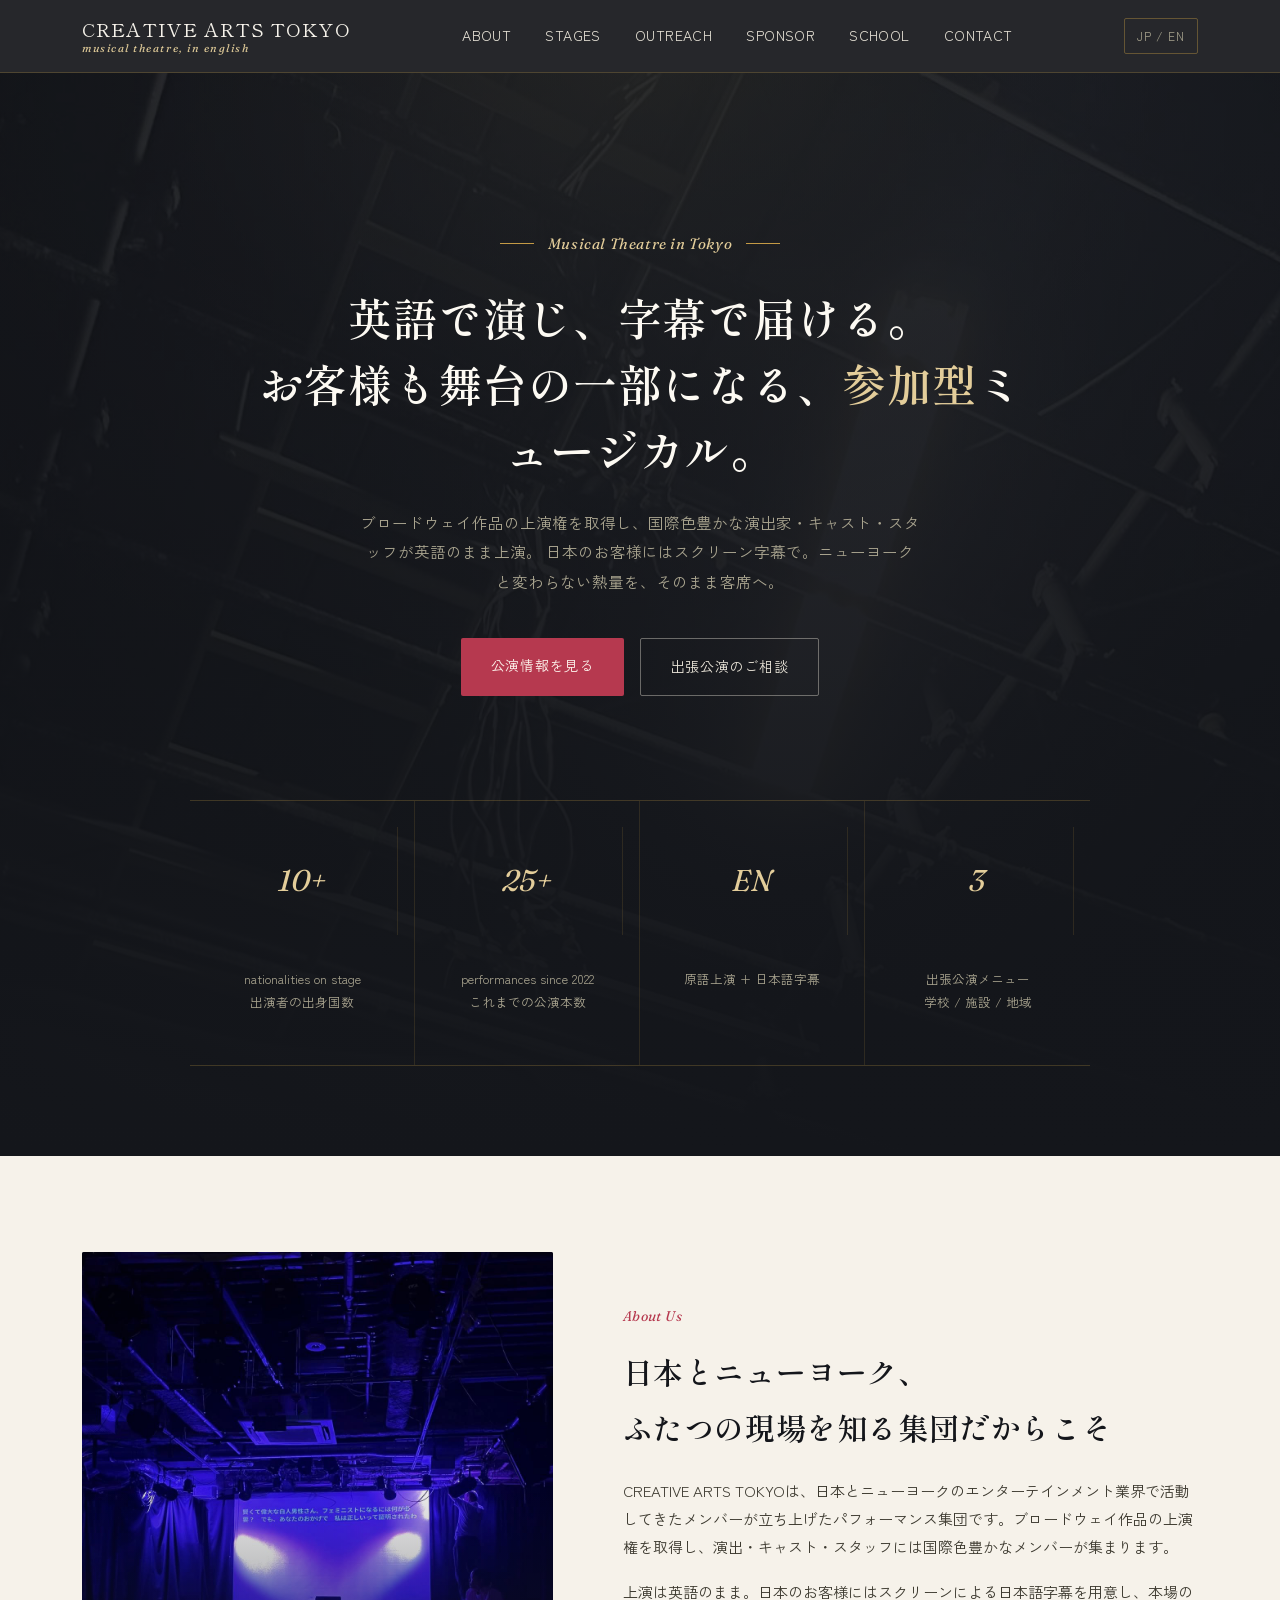
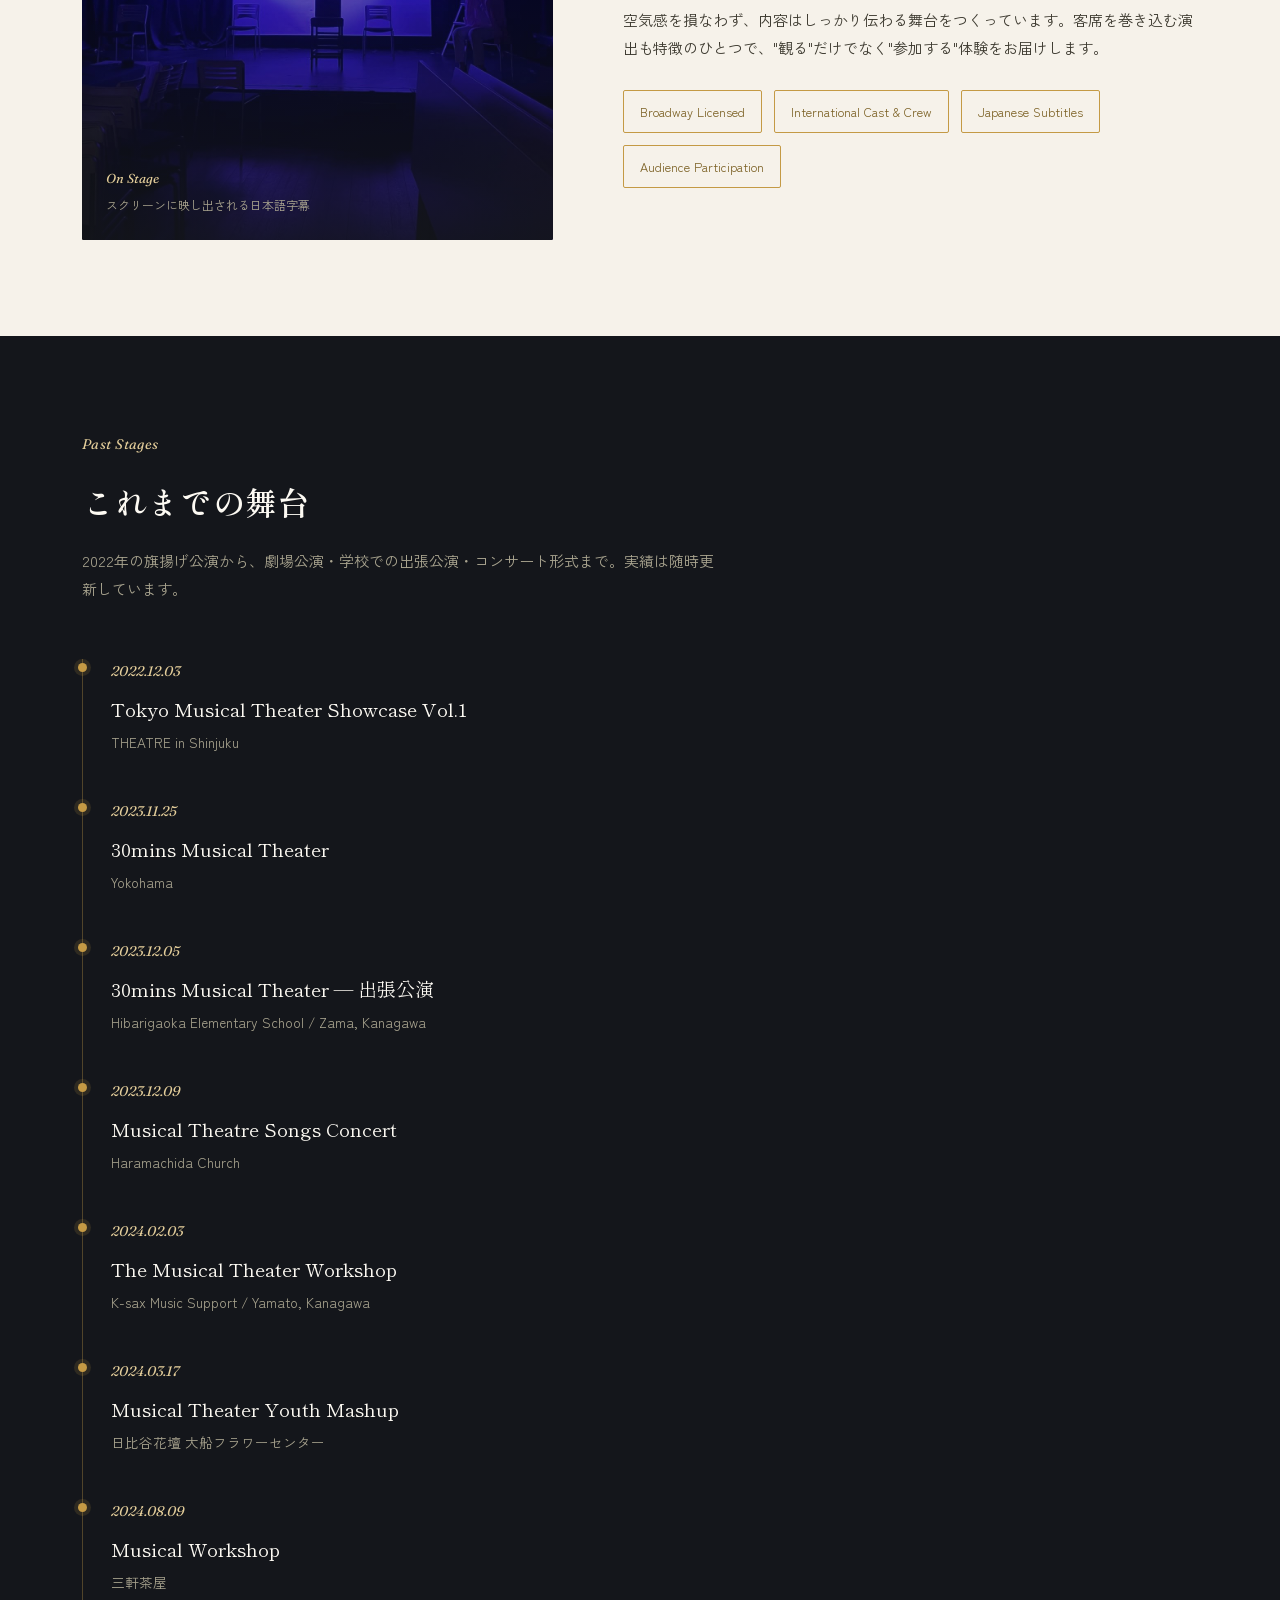
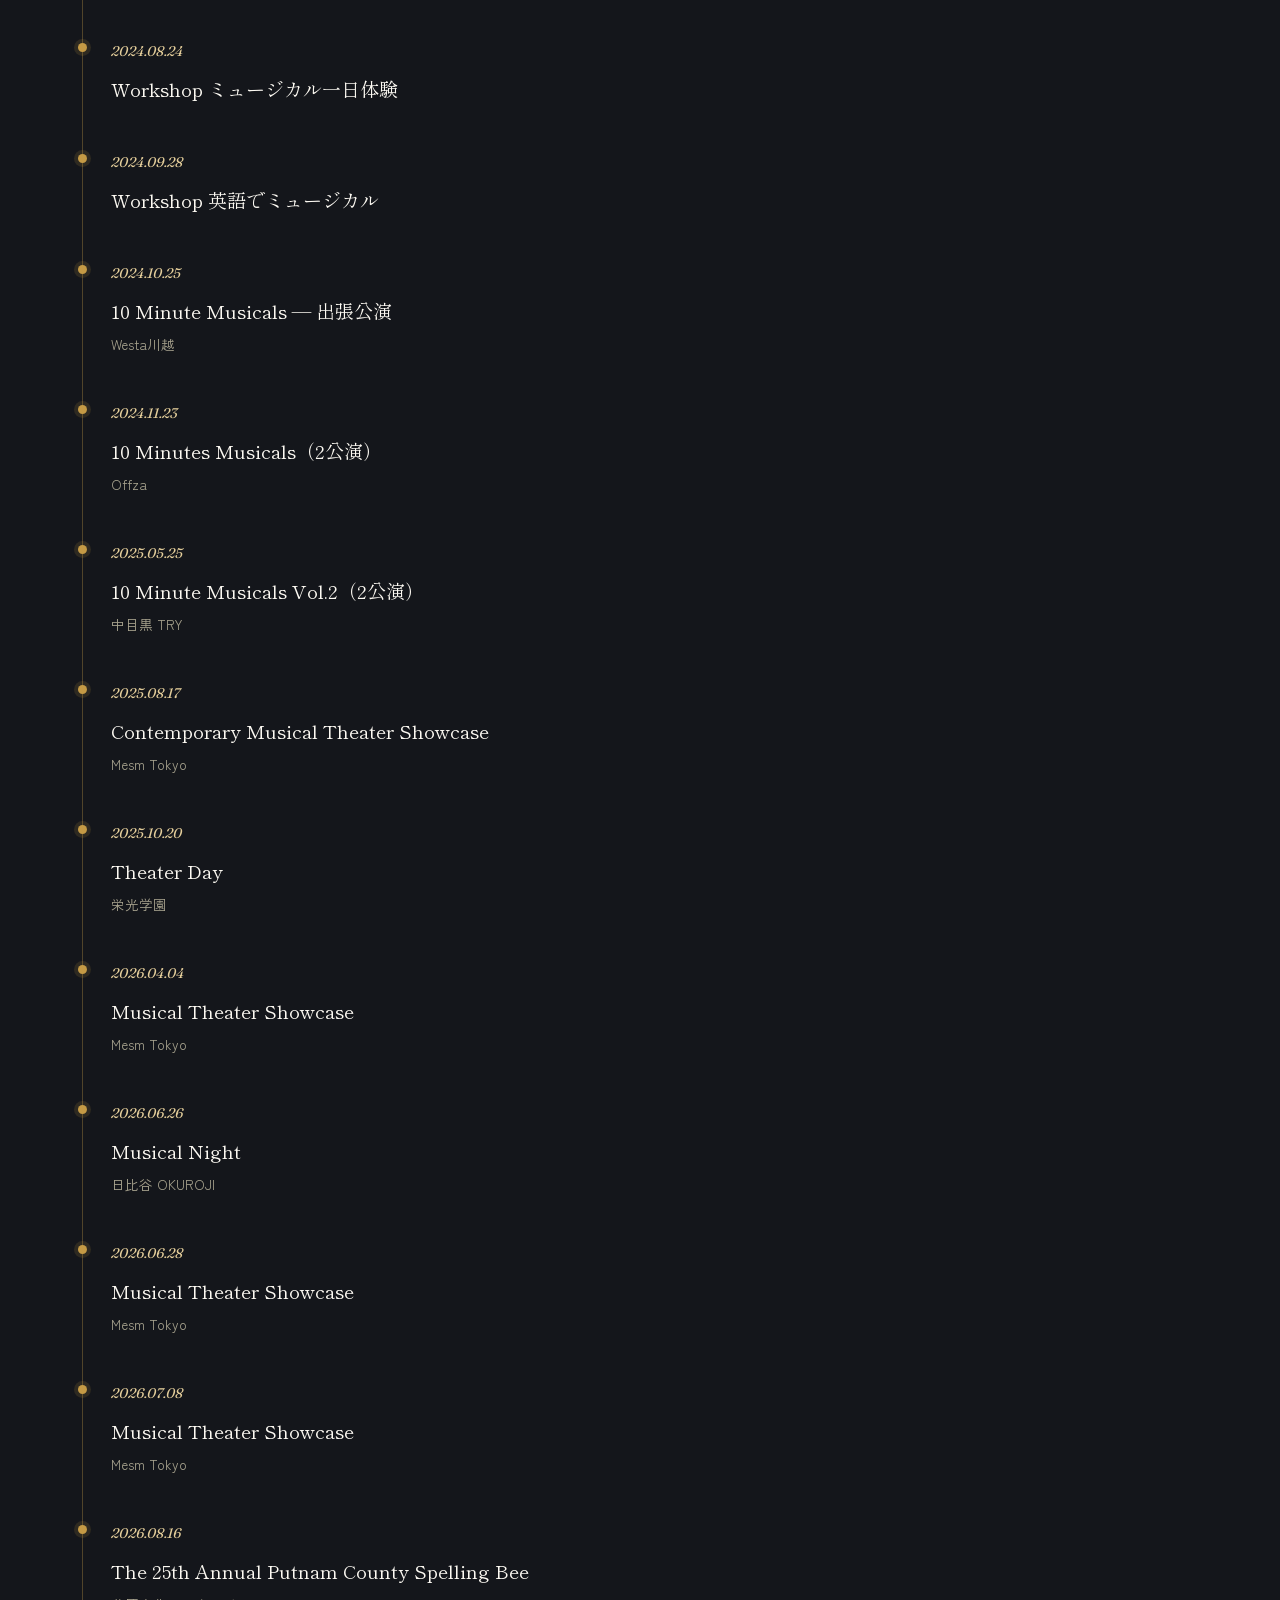
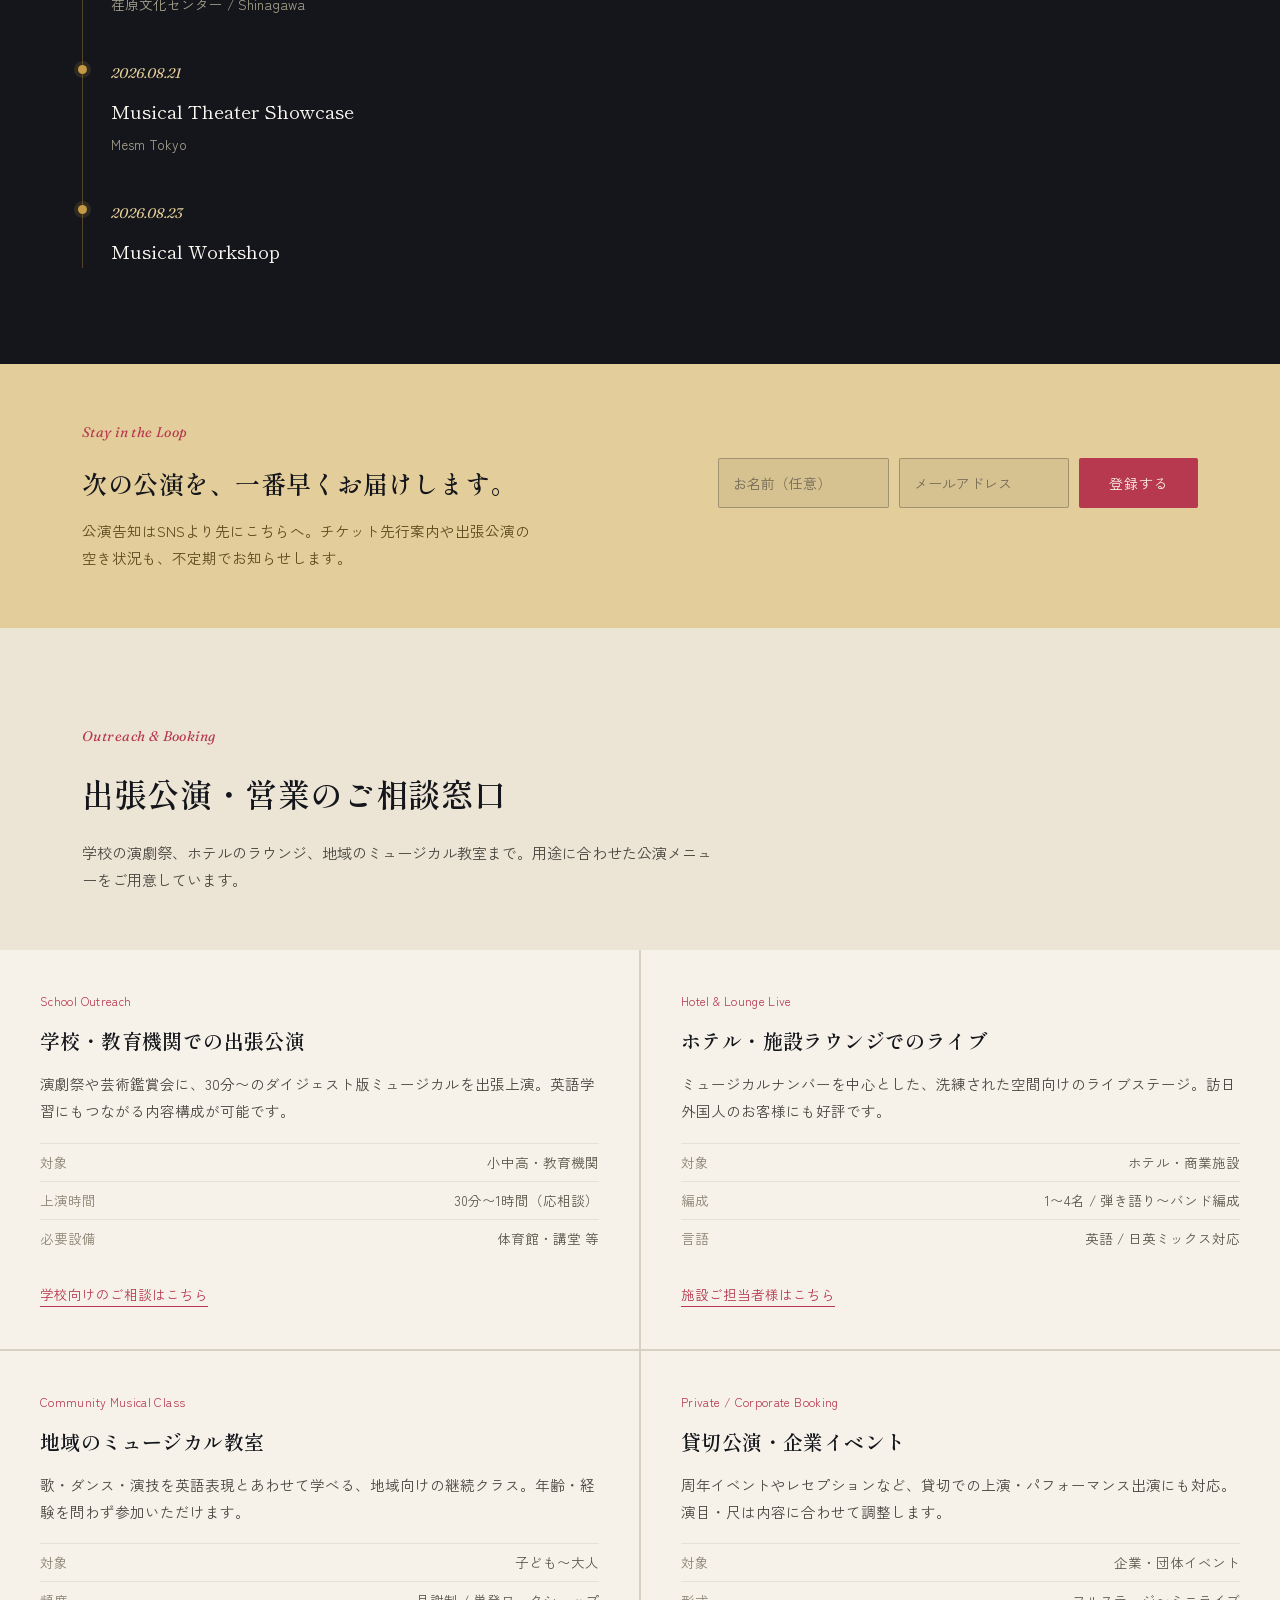
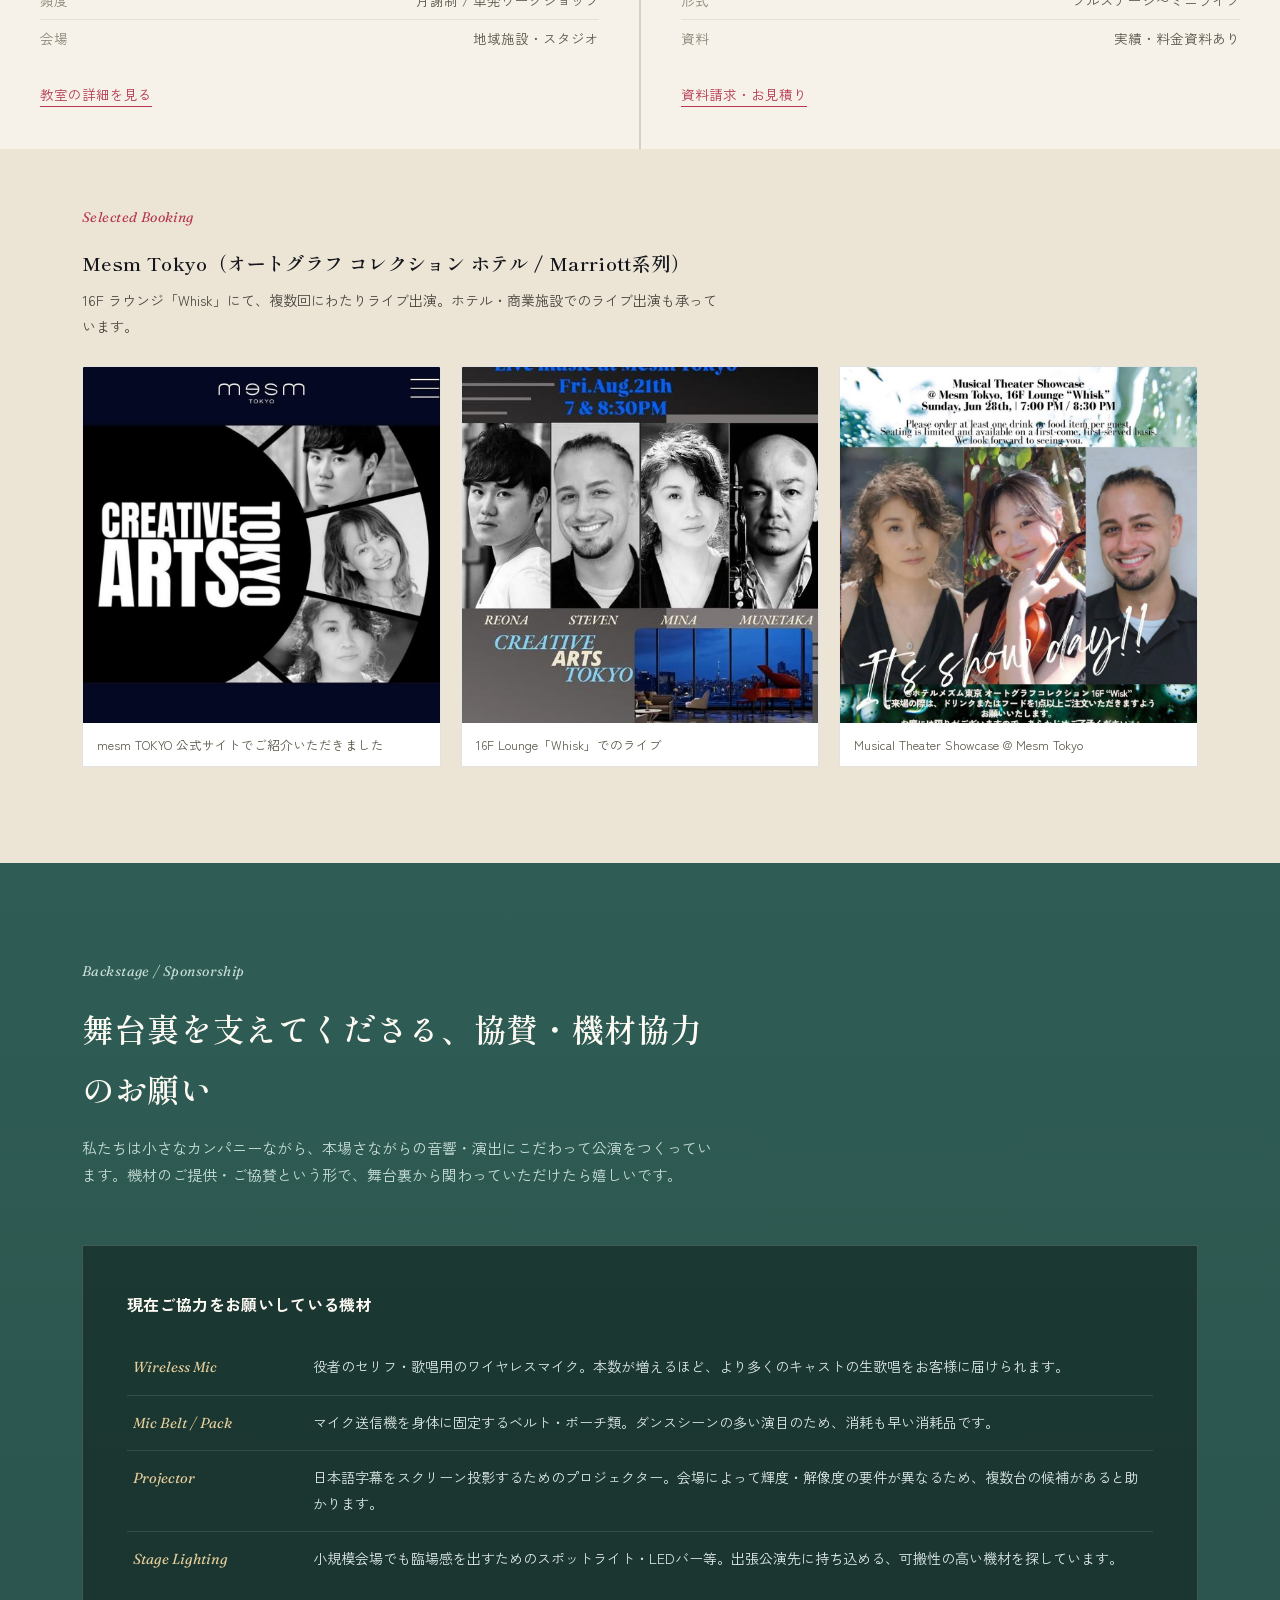
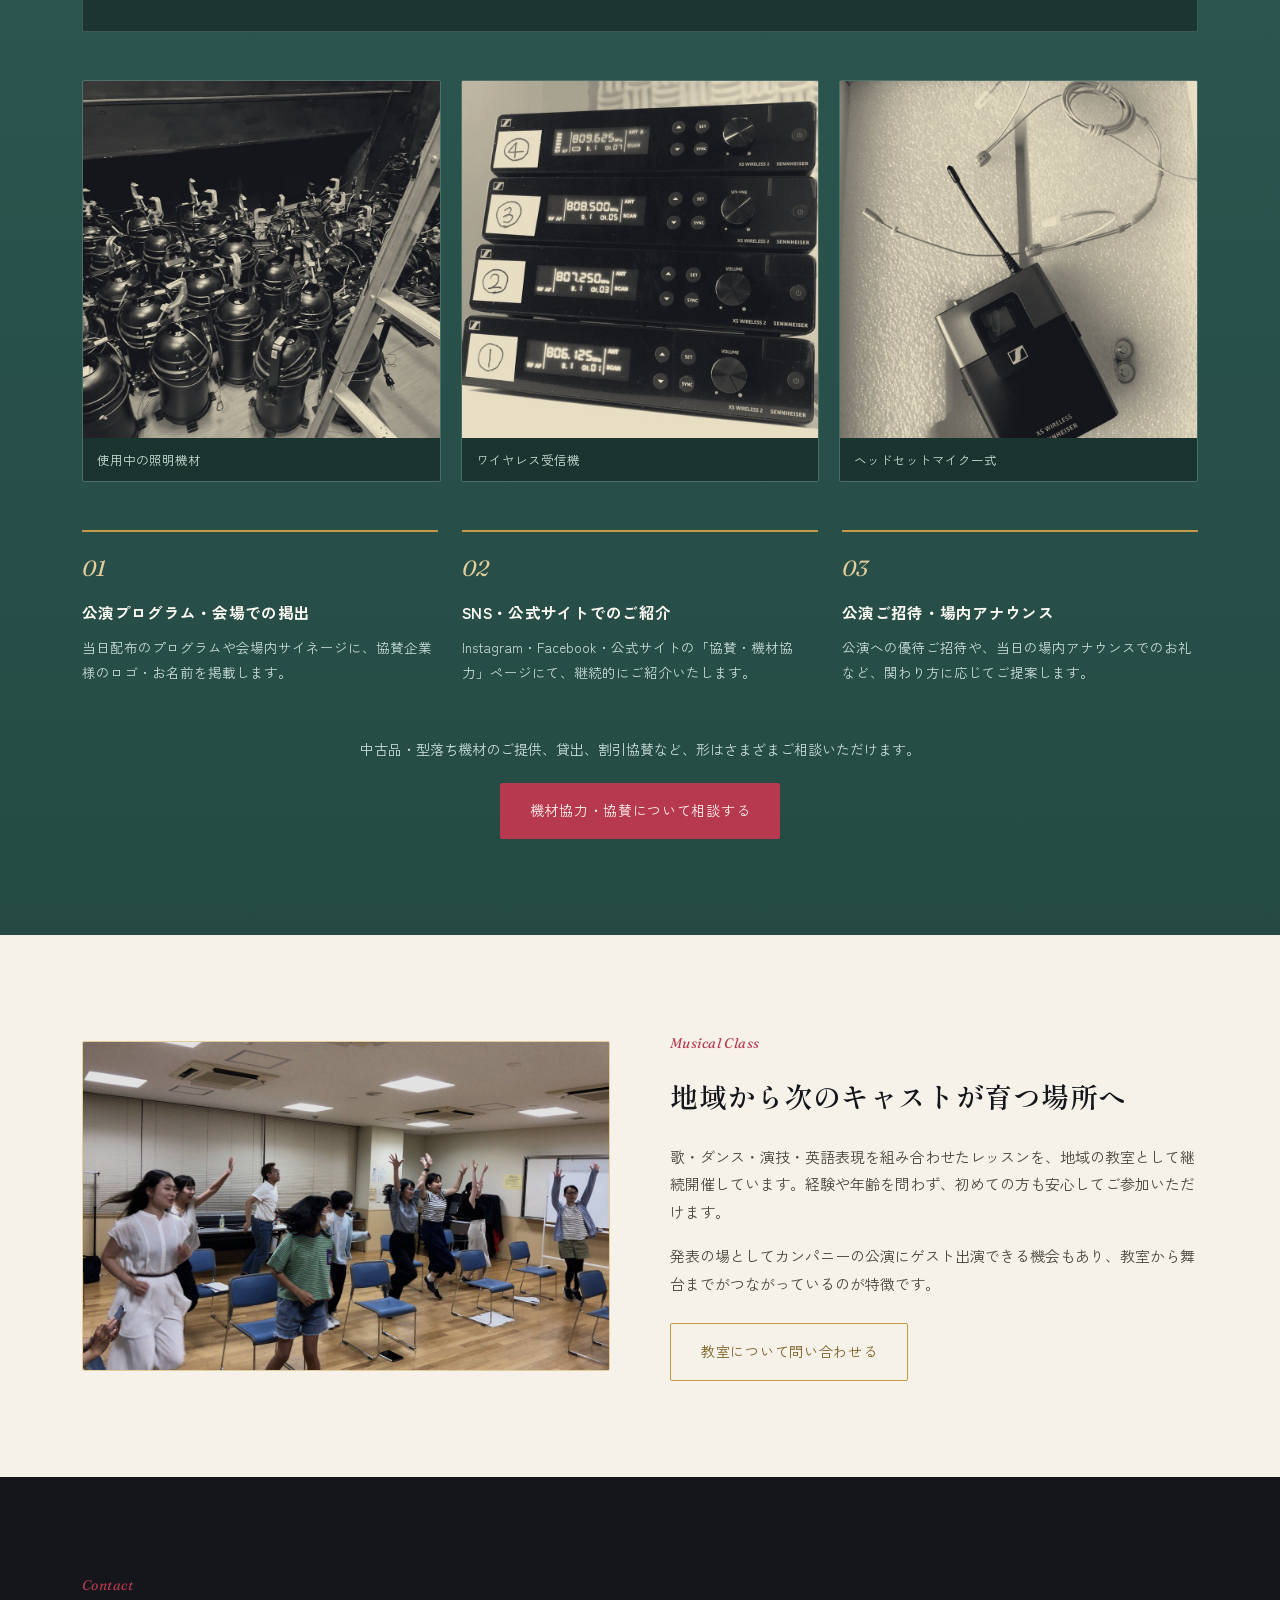
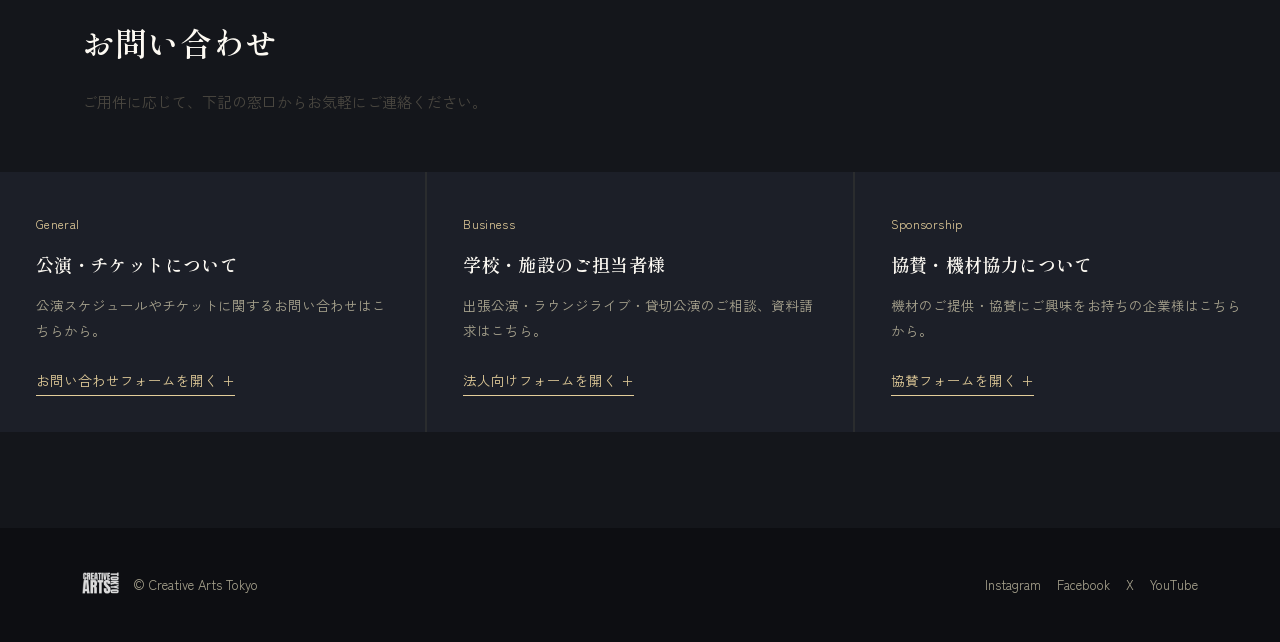
<file: index.html>
<!DOCTYPE html>
<html lang="ja">
<head>
<meta charset="UTF-8">
<meta name="viewport" content="width=device-width, initial-scale=1.0">
<title>CREATIVE ARTS TOKYO | クリエイティブ・アーツ・トーキョー</title>
<meta name="description" content="ブロードウェイ作品のライセンスを取得し、英語上演・日本語字幕でお届けする国際色豊かなミュージカルシアターカンパニー。出張公演・出張レッスン・協賛のご相談も承っています。">
<link rel="preconnect" href="https://fonts.googleapis.com">
<link href="https://fonts.googleapis.com/css2?family=Shippori+Mincho:wght@400;500;600;800&family=Zen+Kaku+Gothic+New:wght@400;500;700;900&family=Fraunces:ital,wght@0,400;0,600;1,500&display=swap" rel="stylesheet">
<link rel="stylesheet" href="style.css">
</head>
<body>

<header class="site">
  <div class="nav-inner">
    <div class="logo">CREATIVE ARTS TOKYO<span>musical theatre, in english</span></div>
    <nav class="links">
      <a href="#about">ABOUT</a>
      <a href="#archive">STAGES</a>
      <a href="#outreach">OUTREACH</a>
      <a href="#sponsor">SPONSOR</a>
      <a href="#school">SCHOOL</a>
      <a href="#contact">CONTACT</a>
    </nav>
    <a class="lang-toggle" href="en.html" style="text-decoration:none;">JP / EN</a>
    <button class="nav-toggle" id="navToggle" aria-label="メニュー" aria-expanded="false">
      <span></span><span></span><span></span>
    </button>
  </div>
</header>

<section class="hero">
  <div class="hero-bg" style="background-image:url('hero-bg.jpg');"></div>
  <svg class="spot" viewBox="0 0 900 900" aria-hidden="true">
    <defs>
      <radialGradient id="g1" cx="50%" cy="0%" r="75%">
        <stop offset="0%" stop-color="#4a4324" stop-opacity="0.55"/>
        <stop offset="45%" stop-color="#2a2818" stop-opacity="0.25"/>
        <stop offset="100%" stop-color="#14161b" stop-opacity="0"/>
      </radialGradient>
    </defs>
    <rect width="900" height="900" fill="url(#g1)"/>
  </svg>

  <div class="hero-inner">
    <div class="eyebrow-line">Musical Theatre in Tokyo</div>
    <h1>英語で演じ、字幕で届ける。<br>お客様も舞台の一部になる、<em>参加型</em>ミュージカル。</h1>
    <p class="hero-sub">
      ブロードウェイ作品の上演権を取得し、国際色豊かな演出家・キャスト・スタッフが英語のまま上演。
      日本のお客様にはスクリーン字幕で。ニューヨークと変わらない熱量を、そのまま客席へ。
    </p>
    <div class="hero-ctas">
      <a class="btn btn-primary" href="#archive">公演情報を見る</a>
      <a class="btn btn-ghost" href="#outreach">出張公演のご相談</a>
    </div>
  </div>

  <div class="stat-strip">
    <div><div class="stat-num">10+</div><div class="stat-label">nationalities on stage<br>出演者の出身国数</div></div>
    <div><div class="stat-num">25+</div><div class="stat-label">performances since 2022<br>これまでの公演本数</div></div>
    <div><div class="stat-num">EN</div><div class="stat-label">原語上演 + 日本語字幕</div></div>
    <div><div class="stat-num">3</div><div class="stat-label">出張公演メニュー<br>学校 / 施設 / 地域</div></div>
  </div>
</section>

<section class="about" id="about">
  <div class="wrap about-grid">
    <div class="about-visual">
      <img src="about-photo.jpg" alt="舞台上のスクリーンに日本語字幕が投影される様子">
      <div class="cap">On Stage<small>スクリーンに映し出される日本語字幕</small></div>
    </div>
    <div class="about-text">
      <span class="kicker">About Us</span>
      <h2 style="font-size:30px; margin-bottom:22px;">日本とニューヨーク、<br>ふたつの現場を知る集団だからこそ</h2>
      <p>CREATIVE ARTS TOKYOは、日本とニューヨークのエンターテインメント業界で活動してきたメンバーが立ち上げたパフォーマンス集団です。ブロードウェイ作品の上演権を取得し、演出・キャスト・スタッフには国際色豊かなメンバーが集まります。</p>
      <p>上演は英語のまま。日本のお客様にはスクリーンによる日本語字幕を用意し、本場の空気感を損なわず、内容はしっかり伝わる舞台をつくっています。客席を巻き込む演出も特徴のひとつで、"観る"だけでなく"参加する"体験をお届けします。</p>
      <div class="about-badges">
        <span class="badge">Broadway Licensed</span>
        <span class="badge">International Cast & Crew</span>
        <span class="badge">Japanese Subtitles</span>
        <span class="badge">Audience Participation</span>
      </div>
    </div>
  </div>
</section>

<section class="archive" id="archive">
  <div class="wrap">
    <div class="sec-head">
      <span class="kicker">Past Stages</span>
      <h2>これまでの舞台</h2>
      <p>2022年の旗揚げ公演から、劇場公演・学校での出張公演・コンサート形式まで。実績は随時更新しています。</p>
    </div>
    <div class="timeline">
      <div class="t-item">
        <div class="t-date">2022.12.03</div>
        <div class="t-title">Tokyo Musical Theater Showcase Vol.1</div>
        <div class="t-venue">THEATRE in Shinjuku</div>
      </div>
      <div class="t-item">
        <div class="t-date">2023.11.25</div>
        <div class="t-title">30mins Musical Theater</div>
        <div class="t-venue">Yokohama</div>
      </div>
      <div class="t-item">
        <div class="t-date">2023.12.05</div>
        <div class="t-title">30mins Musical Theater — 出張公演</div>
        <div class="t-venue">Hibarigaoka Elementary School / Zama, Kanagawa</div>
      </div>
      <div class="t-item">
        <div class="t-date">2023.12.09</div>
        <div class="t-title">Musical Theatre Songs Concert</div>
        <div class="t-venue">Haramachida Church</div>
      </div>
      <div class="t-item">
        <div class="t-date">2024.02.03</div>
        <div class="t-title">The Musical Theater Workshop</div>
        <div class="t-venue">K-sax Music Support / Yamato, Kanagawa</div>
      </div>
      <div class="t-item">
        <div class="t-date">2024.03.17</div>
        <div class="t-title">Musical Theater Youth Mashup</div>
        <div class="t-venue">日比谷花壇 大船フラワーセンター</div>
      </div>
      <div class="t-item">
        <div class="t-date">2024.08.09</div>
        <div class="t-title">Musical Workshop</div>
        <div class="t-venue">三軒茶屋</div>
      </div>
      <div class="t-item">
        <div class="t-date">2024.08.24</div>
        <div class="t-title">Workshop ミュージカル一日体験</div>
      </div>
      <div class="t-item">
        <div class="t-date">2024.09.28</div>
        <div class="t-title">Workshop 英語でミュージカル</div>
      </div>
      <div class="t-item">
        <div class="t-date">2024.10.25</div>
        <div class="t-title">10 Minute Musicals — 出張公演</div>
        <div class="t-venue">Westa川越</div>
      </div>
      <div class="t-item">
        <div class="t-date">2024.11.23</div>
        <div class="t-title">10 Minutes Musicals（2公演）</div>
        <div class="t-venue">Offza</div>
      </div>
      <div class="t-item">
        <div class="t-date">2025.05.25</div>
        <div class="t-title">10 Minute Musicals Vol.2（2公演）</div>
        <div class="t-venue">中目黒 TRY</div>
      </div>
      <div class="t-item">
        <div class="t-date">2025.08.17</div>
        <div class="t-title">Contemporary Musical Theater Showcase</div>
        <div class="t-venue">Mesm Tokyo</div>
      </div>
      <div class="t-item">
        <div class="t-date">2025.10.20</div>
        <div class="t-title">Theater Day</div>
        <div class="t-venue">栄光学園</div>
      </div>
      <div class="t-item">
        <div class="t-date">2026.04.04</div>
        <div class="t-title">Musical Theater Showcase</div>
        <div class="t-venue">Mesm Tokyo</div>
      </div>
      <div class="t-item">
        <div class="t-date">2026.06.26</div>
        <div class="t-title">Musical Night</div>
        <div class="t-venue">日比谷 OKUROJI</div>
      </div>
      <div class="t-item">
        <div class="t-date">2026.06.28</div>
        <div class="t-title">Musical Theater Showcase</div>
        <div class="t-venue">Mesm Tokyo</div>
      </div>
      <div class="t-item">
        <div class="t-date">2026.07.08</div>
        <div class="t-title">Musical Theater Showcase</div>
        <div class="t-venue">Mesm Tokyo</div>
      </div>
      <div class="t-item">
        <div class="t-date">2026.08.16</div>
        <div class="t-title">The 25th Annual Putnam County Spelling Bee</div>
        <div class="t-venue">荏原文化センター / Shinagawa</div>
      </div>
      <div class="t-item">
        <div class="t-date">2026.08.21</div>
        <div class="t-title">Musical Theater Showcase</div>
        <div class="t-venue">Mesm Tokyo</div>
      </div>
      <div class="t-item">
        <div class="t-date">2026.08.23</div>
        <div class="t-title">Musical Workshop</div>
      </div>
      <!--
      <div class="t-item next">
        <div class="t-date">直近の公演</div>
        <div class="t-title">［ ここに最新の公演・出張公演・ラウンジライブの実績を追加 ］</div>
        <div class="t-venue">venue / date TBD</div>
      </div>
      -->
    </div>
  </div>
</section>

<section class="newsletter" id="newsletter">
  <div class="wrap newsletter-inner">
    <div class="newsletter-text">
      <span class="kicker">Stay in the Loop</span>
      <h2>次の公演を、一番早くお届けします。</h2>
      <p>公演告知はSNSより先にこちらへ。チケット先行案内や出張公演の空き状況も、不定期でお知らせします。</p>
    </div>
    <form class="inquiry-form newsletter-form" data-form="newsletter" action="https://formspree.io/f/myeyjokq" method="POST">
      <input type="hidden" name="_subject" value="【メルマガ登録】新規フォロー登録">
      <input type="hidden" name="category" value="ニュースレター登録">
      <div class="newsletter-fields">
        <input type="text" name="name" placeholder="お名前（任意）">
        <input type="email" name="email" required placeholder="メールアドレス">
        <button type="submit" class="btn btn-primary form-submit">登録する</button>
      </div>
      <p class="form-status" role="status" aria-live="polite"></p>
    </form>
  </div>
</section>

<section class="outreach" id="outreach">
  <div class="wrap">
    <div class="sec-head">
      <span class="kicker">Outreach & Booking</span>
      <h2>出張公演・営業のご相談窓口</h2>
      <p>学校の演劇祭、ホテルのラウンジ、地域のミュージカル教室まで。用途に合わせた公演メニューをご用意しています。</p>
    </div>
  </div>
  <div class="service-grid">
    <div class="service-card">
      <span class="tag">School Outreach</span>
      <h3>学校・教育機関での出張公演</h3>
      <p>演劇祭や芸術鑑賞会に、30分〜のダイジェスト版ミュージカルを出張上演。英語学習にもつながる内容構成が可能です。</p>
      <ul class="service-meta">
        <li><span>対象</span><span>小中高・教育機関</span></li>
        <li><span>上演時間</span><span>30分〜1時間（応相談）</span></li>
        <li><span>必要設備</span><span>体育館・講堂 等</span></li>
      </ul>
      <a class="service-link" href="#contact">学校向けのご相談はこちら</a>
    </div>
    <div class="service-card">
      <span class="tag">Hotel & Lounge Live</span>
      <h3>ホテル・施設ラウンジでのライブ</h3>
      <p>ミュージカルナンバーを中心とした、洗練された空間向けのライブステージ。訪日外国人のお客様にも好評です。</p>
      <ul class="service-meta">
        <li><span>対象</span><span>ホテル・商業施設</span></li>
        <li><span>編成</span><span>1〜4名 / 弾き語り〜バンド編成</span></li>
        <li><span>言語</span><span>英語 / 日英ミックス対応</span></li>
      </ul>
      <a class="service-link" href="#contact">施設ご担当者様はこちら</a>
    </div>
    <div class="service-card">
      <span class="tag">Community Musical Class</span>
      <h3>地域のミュージカル教室</h3>
      <p>歌・ダンス・演技を英語表現とあわせて学べる、地域向けの継続クラス。年齢・経験を問わず参加いただけます。</p>
      <ul class="service-meta">
        <li><span>対象</span><span>子ども〜大人</span></li>
        <li><span>頻度</span><span>月謝制 / 単発ワークショップ</span></li>
        <li><span>会場</span><span>地域施設・スタジオ</span></li>
      </ul>
      <a class="service-link" href="#school">教室の詳細を見る</a>
    </div>
    <div class="service-card">
      <span class="tag">Private / Corporate Booking</span>
      <h3>貸切公演・企業イベント</h3>
      <p>周年イベントやレセプションなど、貸切での上演・パフォーマンス出演にも対応。演目・尺は内容に合わせて調整します。</p>
      <ul class="service-meta">
        <li><span>対象</span><span>企業・団体イベント</span></li>
        <li><span>形式</span><span>フルステージ〜ミニライブ</span></li>
        <li><span>資料</span><span>実績・料金資料あり</span></li>
      </ul>
      <a class="service-link" href="#contact">資料請求・お見積り</a>
    </div>
  </div>

  <div class="wrap outreach-proof">
    <div class="proof-head">
      <span class="kicker">Selected Booking</span>
      <h3>Mesm Tokyo（オートグラフ コレクション ホテル / Marriott系列）</h3>
      <p>16F ラウンジ「Whisk」にて、複数回にわたりライブ出演。ホテル・商業施設でのライブ出演も承っています。</p>
    </div>
    <div class="proof-strip">
      <figure>
        <img src="outreach-proof-1.jpg" alt="mesm TOKYO 公式サイトで紹介されたCreative Arts Tokyo">
        <figcaption>mesm TOKYO 公式サイトでご紹介いただきました</figcaption>
      </figure>
      <figure>
        <img src="outreach-proof-2.jpg" alt="Mesm Tokyo 16階ラウンジ「Whisk」でのライブの様子">
        <figcaption>16F Lounge「Whisk」でのライブ</figcaption>
      </figure>
      <figure>
        <img src="outreach-proof-3.jpg" alt="Mesm TokyoでのMusical Theater Showcase告知フライヤー">
        <figcaption>Musical Theater Showcase @ Mesm Tokyo</figcaption>
      </figure>
    </div>
  </div>
</section>

<section class="sponsor" id="sponsor">
  <div class="wrap">
    <div class="sec-head">
      <span class="kicker">Backstage / Sponsorship</span>
      <h2>舞台裏を支えてくださる、協賛・機材協力のお願い</h2>
      <p>私たちは小さなカンパニーながら、本場さながらの音響・演出にこだわって公演をつくっています。機材のご提供・ご協賛という形で、舞台裏から関わっていただけたら嬉しいです。</p>
    </div>

    <div class="rider-panel">
      <h3>現在ご協力をお願いしている機材</h3>
      <table class="rider-table">
        <tr>
          <td>Wireless Mic</td>
          <td>役者のセリフ・歌唱用のワイヤレスマイク。本数が増えるほど、より多くのキャストの生歌唱をお客様に届けられます。</td>
        </tr>
        <tr>
          <td>Mic Belt / Pack</td>
          <td>マイク送信機を身体に固定するベルト・ポーチ類。ダンスシーンの多い演目のため、消耗も早い消耗品です。</td>
        </tr>
        <tr>
          <td>Projector</td>
          <td>日本語字幕をスクリーン投影するためのプロジェクター。会場によって輝度・解像度の要件が異なるため、複数台の候補があると助かります。</td>
        </tr>
        <tr>
          <td>Stage Lighting</td>
          <td>小規模会場でも臨場感を出すためのスポットライト・LEDバー等。出張公演先に持ち込める、可搬性の高い機材を探しています。</td>
        </tr>
      </table>
    </div>

    <div class="gear-strip">
      <figure><img src="gear-lights.jpg" alt="バックヤードに並ぶ現在使用中の照明機材"><figcaption>使用中の照明機材</figcaption></figure>
      <figure><img src="gear-receivers.jpg" alt="ワイヤレスマイクの受信機4台"><figcaption>ワイヤレス受信機</figcaption></figure>
      <figure><img src="gear-mic.jpg" alt="ヘッドセットマイクと送信機"><figcaption>ヘッドセットマイク一式</figcaption></figure>
    </div>

    <div class="give-grid">
      <div class="give-card">
        <div class="num">01</div>
        <h4>公演プログラム・会場での掲出</h4>
        <p>当日配布のプログラムや会場内サイネージに、協賛企業様のロゴ・お名前を掲載します。</p>
      </div>
      <div class="give-card">
        <div class="num">02</div>
        <h4>SNS・公式サイトでのご紹介</h4>
        <p>Instagram・Facebook・公式サイトの「協賛・機材協力」ページにて、継続的にご紹介いたします。</p>
      </div>
      <div class="give-card">
        <div class="num">03</div>
        <h4>公演ご招待・場内アナウンス</h4>
        <p>公演への優待ご招待や、当日の場内アナウンスでのお礼など、関わり方に応じてご提案します。</p>
      </div>
    </div>

    <div class="sponsor-cta">
      <p>中古品・型落ち機材のご提供、貸出、割引協賛など、形はさまざまご相談いただけます。</p>
      <a class="btn btn-primary" href="#contact">機材協力・協賛について相談する</a>
    </div>
  </div>
</section>

<section class="school" id="school">
  <div class="wrap school-grid">
    <div class="school-visual"><img src="school-photo.jpg" alt="地域のミュージカル教室でのレッスン風景"></div>
    <div>
      <span class="kicker">Musical Class</span>
      <h2 style="font-size:28px; margin-bottom:20px;">地域から次のキャストが育つ場所へ</h2>
      <p style="font-size:15px; color:#4a4740; margin-bottom:16px;">歌・ダンス・演技・英語表現を組み合わせたレッスンを、地域の教室として継続開催しています。経験や年齢を問わず、初めての方も安心してご参加いただけます。</p>
      <p style="font-size:15px; color:#4a4740;">発表の場としてカンパニーの公演にゲスト出演できる機会もあり、教室から舞台までがつながっているのが特徴です。</p>
      <div style="margin-top:26px;"><a class="btn btn-ghost" style="border-color:#c49a45; color:#7a5f22;" href="#contact">教室について問い合わせる</a></div>
    </div>
  </div>
</section>

<section class="contact" id="contact">
  <div class="wrap">
    <div class="sec-head">
      <span class="kicker">Contact</span>
      <h2>お問い合わせ</h2>
      <p>ご用件に応じて、下記の窓口からお気軽にご連絡ください。</p>
    </div>
  </div>
  <div class="contact-grid">
    <div class="contact-card">
      <span class="tag">General</span>
      <h3>公演・チケットについて</h3>
      <p>公演スケジュールやチケットに関するお問い合わせはこちらから。</p>
      <details class="inquiry">
        <summary>お問い合わせフォームを開く</summary>
        <form class="inquiry-form" data-form="general" action="https://formspree.io/f/myeyjokq" method="POST">
          <input type="hidden" name="_subject" value="【一般】公演・チケットについてのお問い合わせ">
          <input type="hidden" name="category" value="一般のお客様（公演・チケット）">
          <label>お名前<span class="req">必須</span><input type="text" name="name" required></label>
          <label>メールアドレス<span class="req">必須</span><input type="email" name="email" required></label>
          <label>お問い合わせ内容<span class="req">必須</span><textarea name="message" rows="4" required placeholder="ご希望の公演日・お問い合わせ内容など"></textarea></label>
          <button type="submit" class="btn btn-primary form-submit">送信する</button>
          <p class="form-status" role="status" aria-live="polite"></p>
        </form>
      </details>
    </div>
    <div class="contact-card">
      <span class="tag">Business</span>
      <h3>学校・施設のご担当者様</h3>
      <p>出張公演・ラウンジライブ・貸切公演のご相談、資料請求はこちら。</p>
      <details class="inquiry">
        <summary>法人向けフォームを開く</summary>
        <form class="inquiry-form" data-form="business" action="https://formspree.io/f/myeyjokq" method="POST">
          <input type="hidden" name="_subject" value="【法人】出張公演・貸切公演のご相談">
          <input type="hidden" name="category" value="学校・施設のご担当者様（出張公演・貸切）">
          <label>ご担当者名<span class="req">必須</span><input type="text" name="name" required></label>
          <label>学校名・施設名<span class="opt">任意</span><input type="text" name="organization"></label>
          <label>メールアドレス<span class="req">必須</span><input type="email" name="email" required></label>
          <label>電話番号<span class="opt">任意</span><input type="tel" name="phone"></label>
          <label>ご相談内容<span class="req">必須</span><textarea name="message" rows="4" required placeholder="出張公演の希望日・場所・人数規模など"></textarea></label>
          <button type="submit" class="btn btn-primary form-submit">送信する</button>
          <p class="form-status" role="status" aria-live="polite"></p>
        </form>
      </details>
    </div>
    <div class="contact-card">
      <span class="tag">Sponsorship</span>
      <h3>協賛・機材協力について</h3>
      <p>機材のご提供・協賛にご興味をお持ちの企業様はこちらから。</p>
      <details class="inquiry">
        <summary>協賛フォームを開く</summary>
        <form class="inquiry-form" data-form="sponsor" action="https://formspree.io/f/myeyjokq" method="POST">
          <input type="hidden" name="_subject" value="【協賛】機材協力・協賛のご相談">
          <input type="hidden" name="category" value="協賛・機材協力について">
          <label>ご担当者名<span class="req">必須</span><input type="text" name="name" required></label>
          <label>企業名・団体名<span class="opt">任意</span><input type="text" name="organization"></label>
          <label>メールアドレス<span class="req">必須</span><input type="email" name="email" required></label>
          <label>ご協力内容<span class="req">必須</span><textarea name="message" rows="4" required placeholder="ご提供いただける機材・協賛の形など"></textarea></label>
          <button type="submit" class="btn btn-primary form-submit">送信する</button>
          <p class="form-status" role="status" aria-live="polite"></p>
        </form>
      </details>
    </div>
  </div>
</section>

<footer>
  <div class="wrap footer-inner">
    <div style="display:flex; align-items:center; gap:14px;">
      <img class="foot-logo" src="logo.png" alt="Creative Arts Tokyo">
      <span>© Creative Arts Tokyo</span>
    </div>
    <div class="foot-social">
      <a href="https://www.instagram.com/creative.arts.tokyo/" target="_blank" rel="noopener">Instagram</a>
      <a href="https://www.facebook.com/creativeartstky" target="_blank" rel="noopener">Facebook</a>
      <a href="https://x.com/CreativeArtsTYO" target="_blank" rel="noopener">X</a>
      <a href="https://www.youtube.com/@CreativeArtsTYO" target="_blank" rel="noopener">YouTube</a>
    </div>
  </div>
</footer>

<script src="script.js" defer></script>
</body>
</html>
</file>
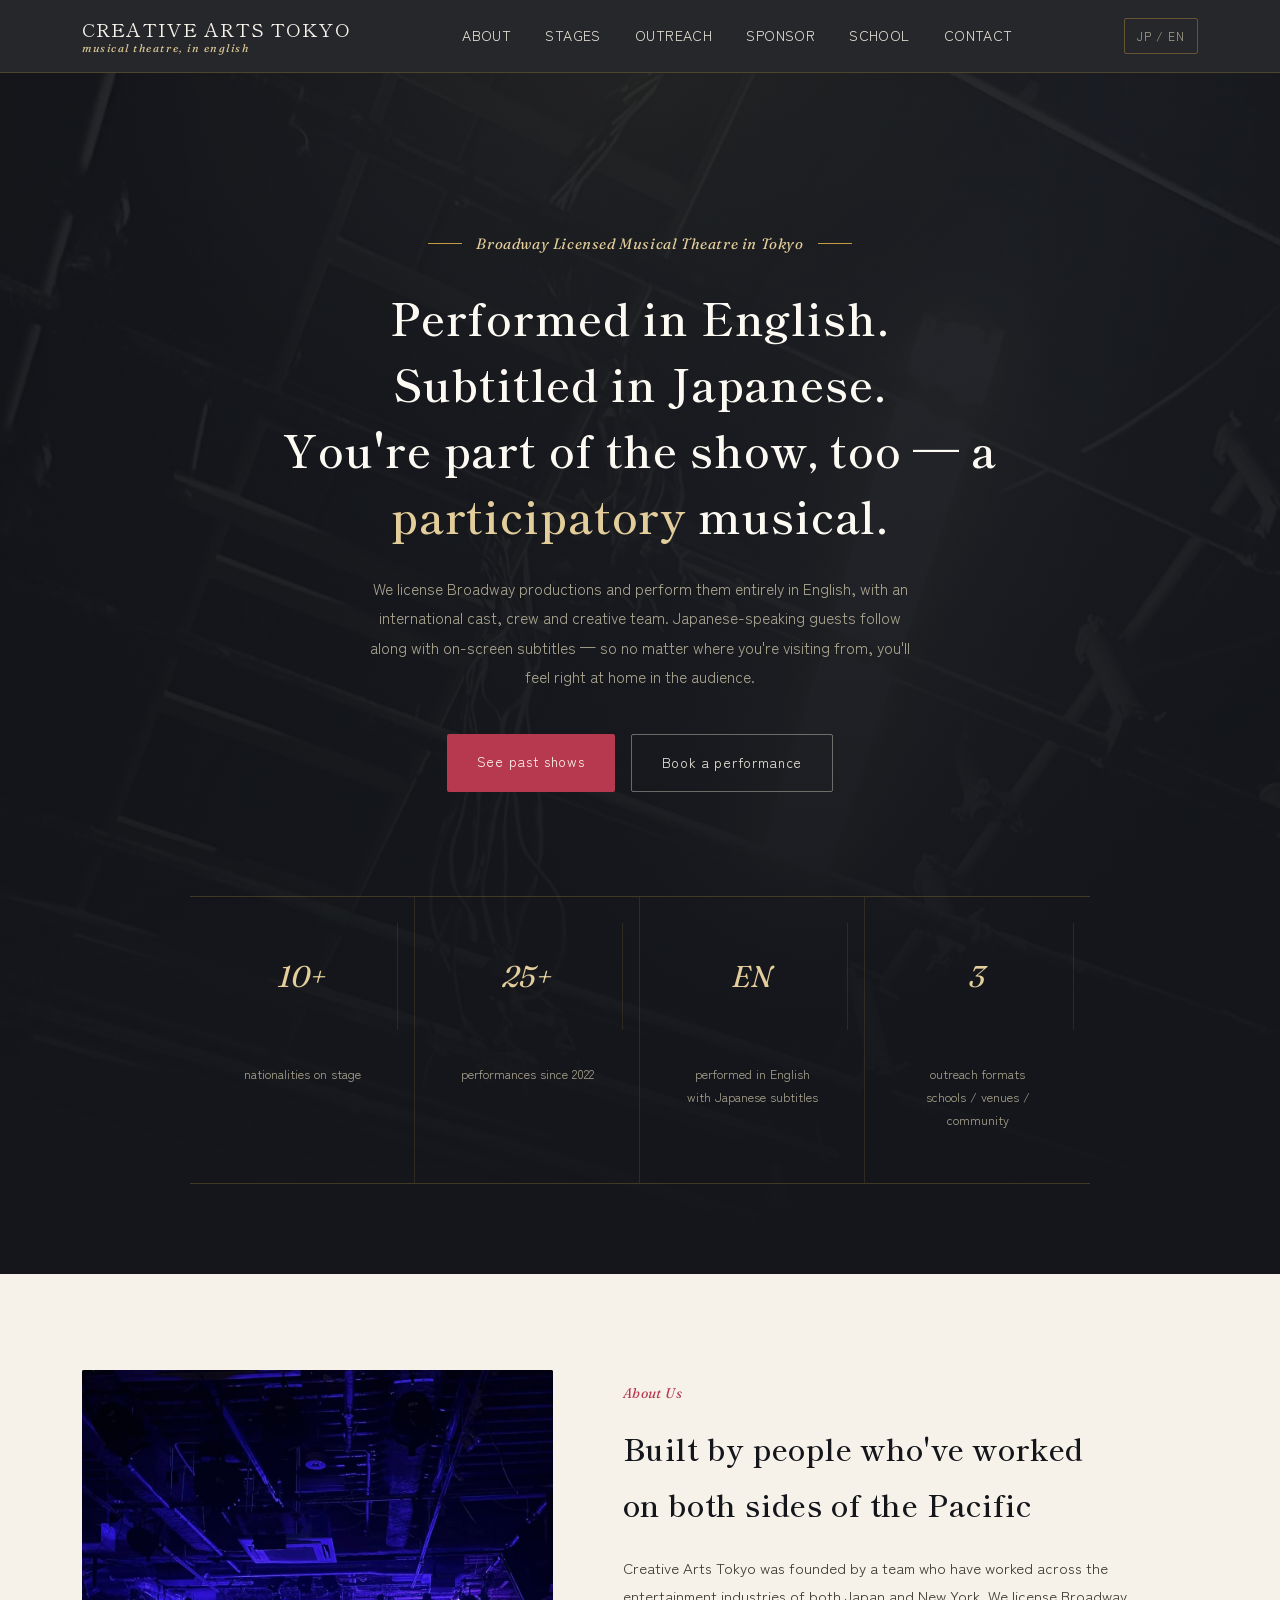
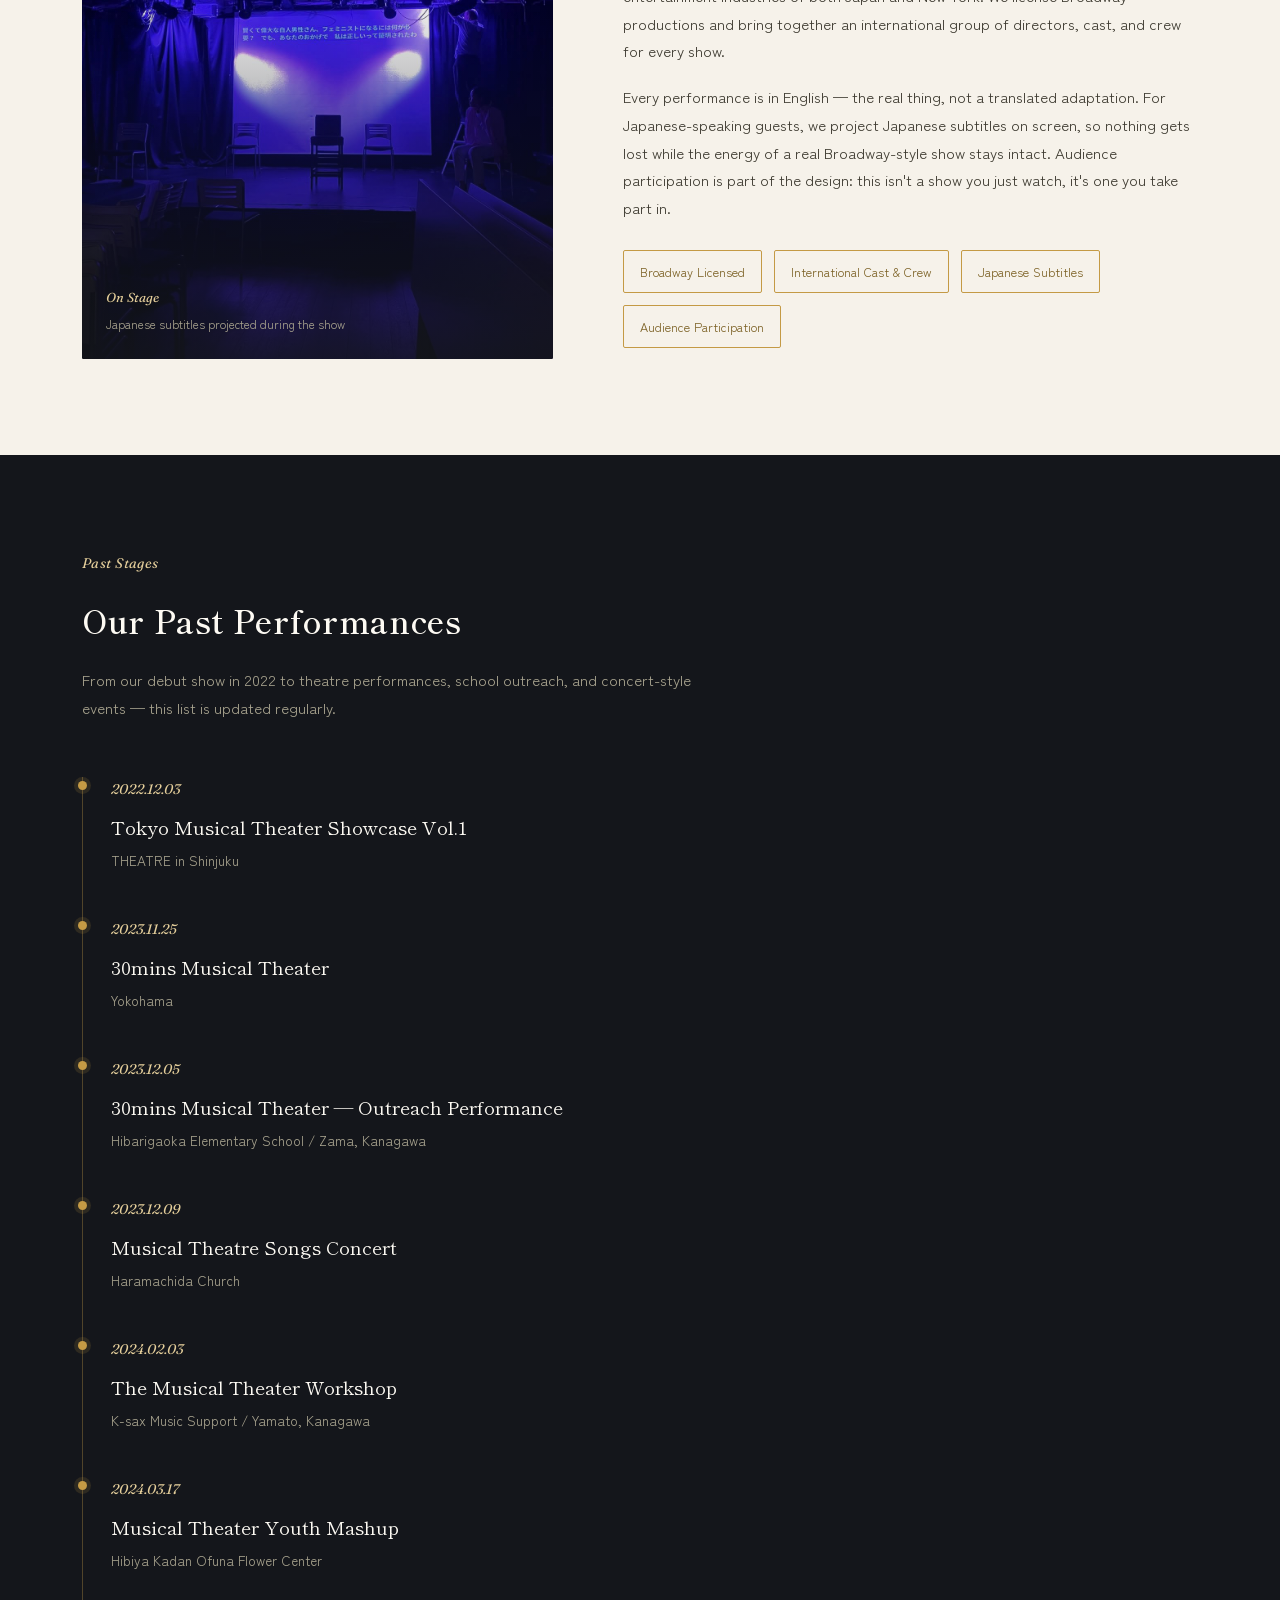
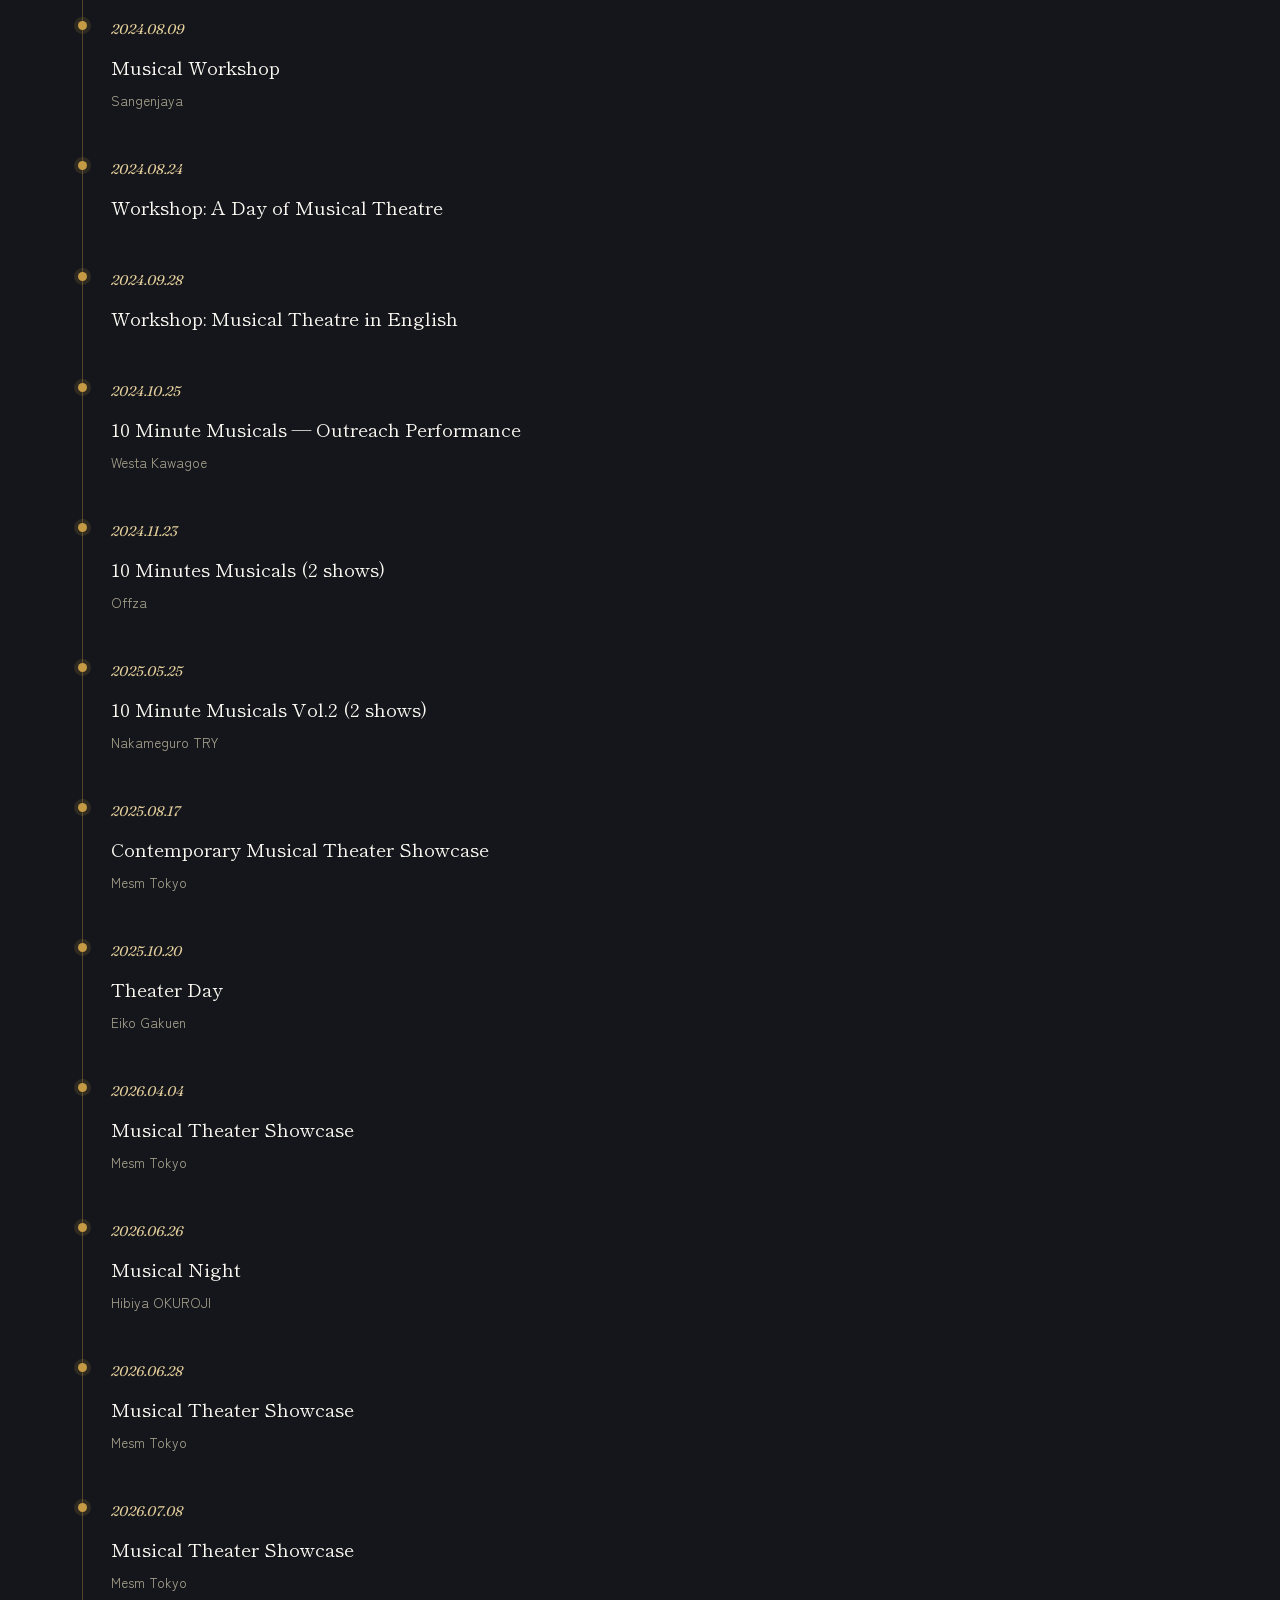
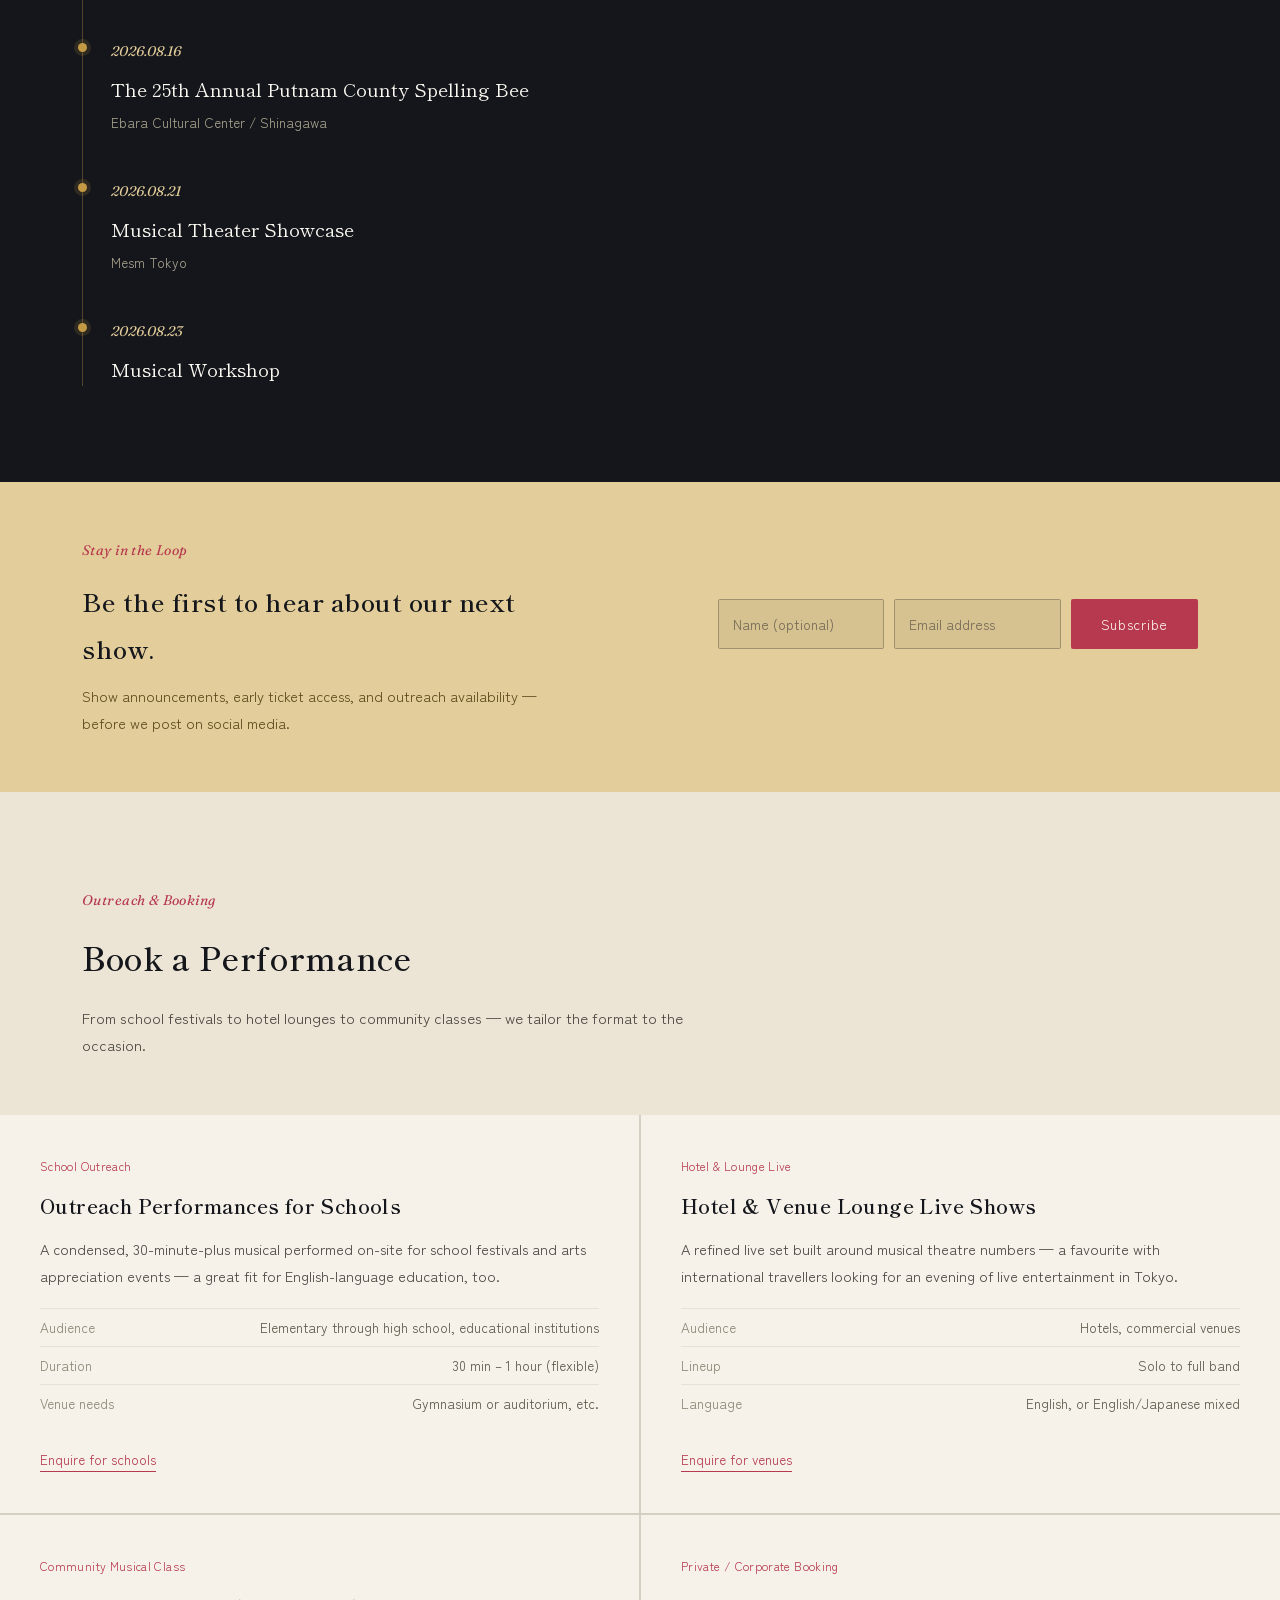
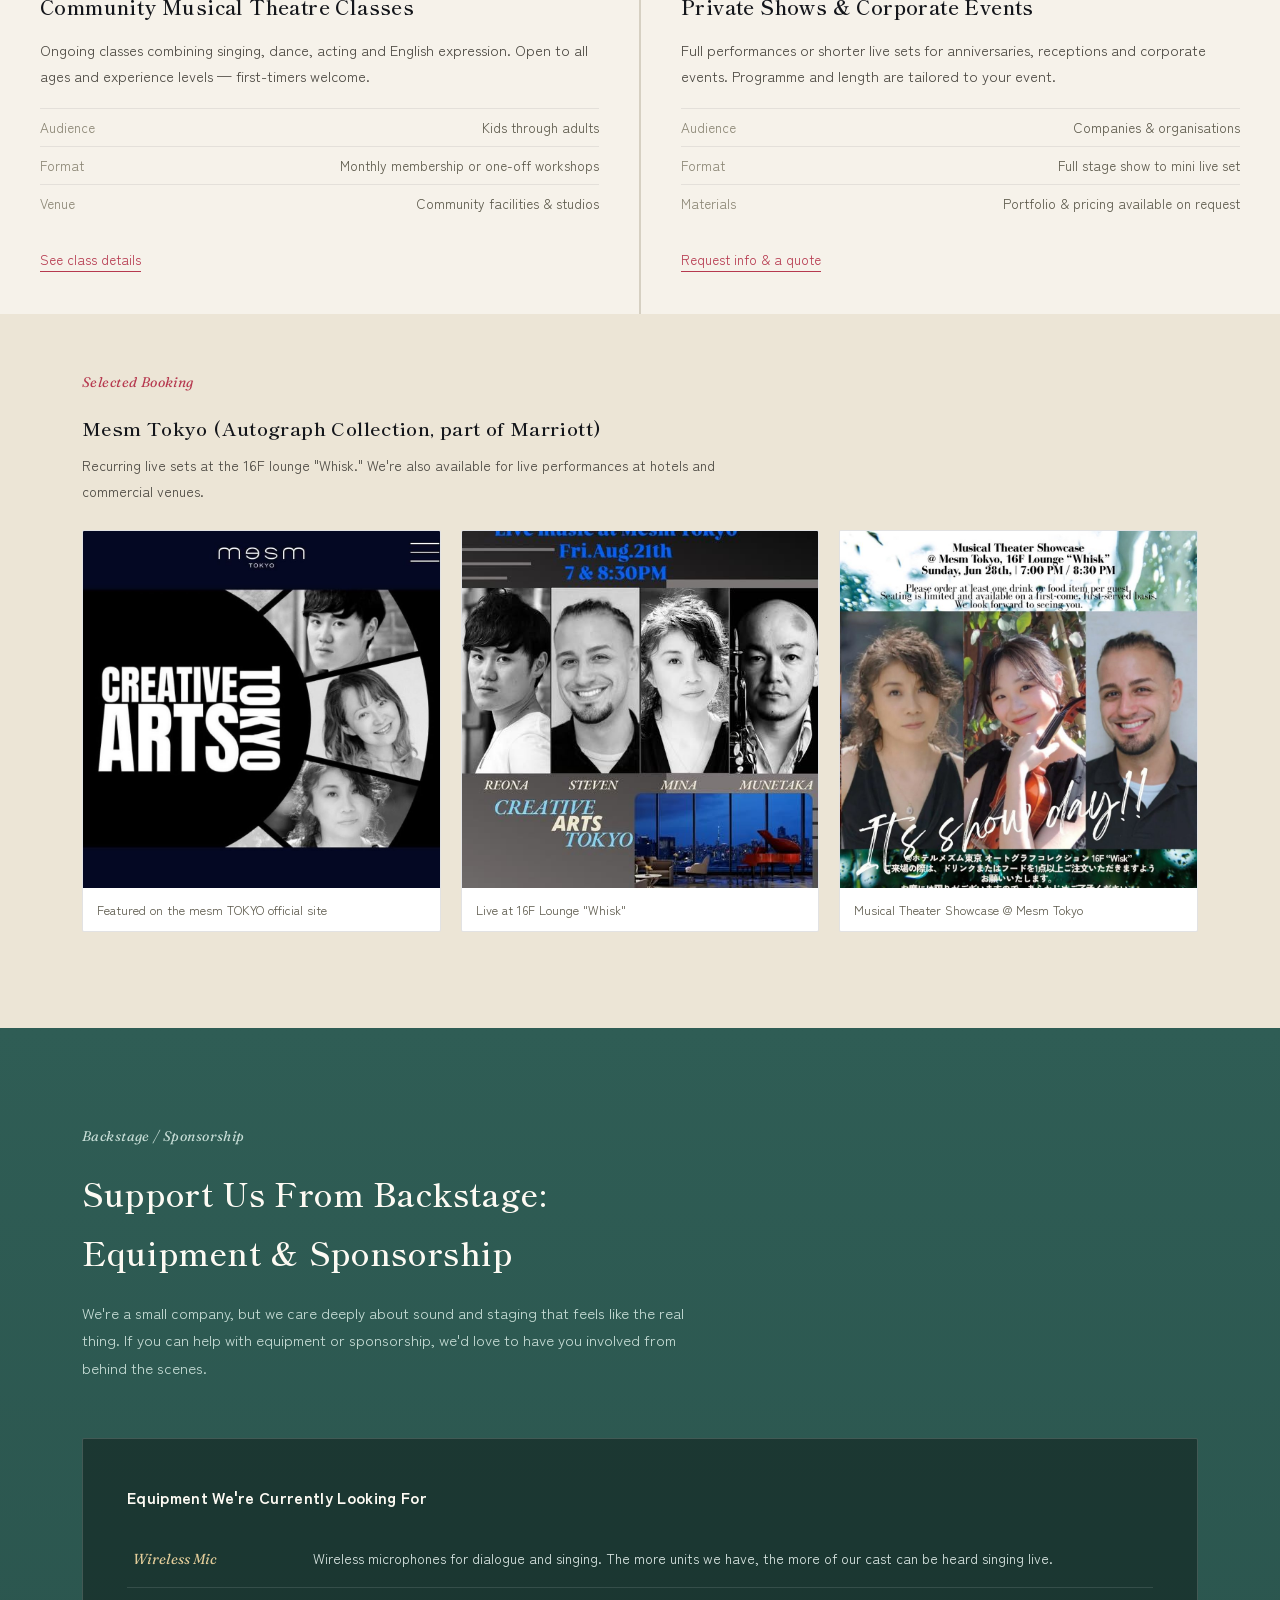
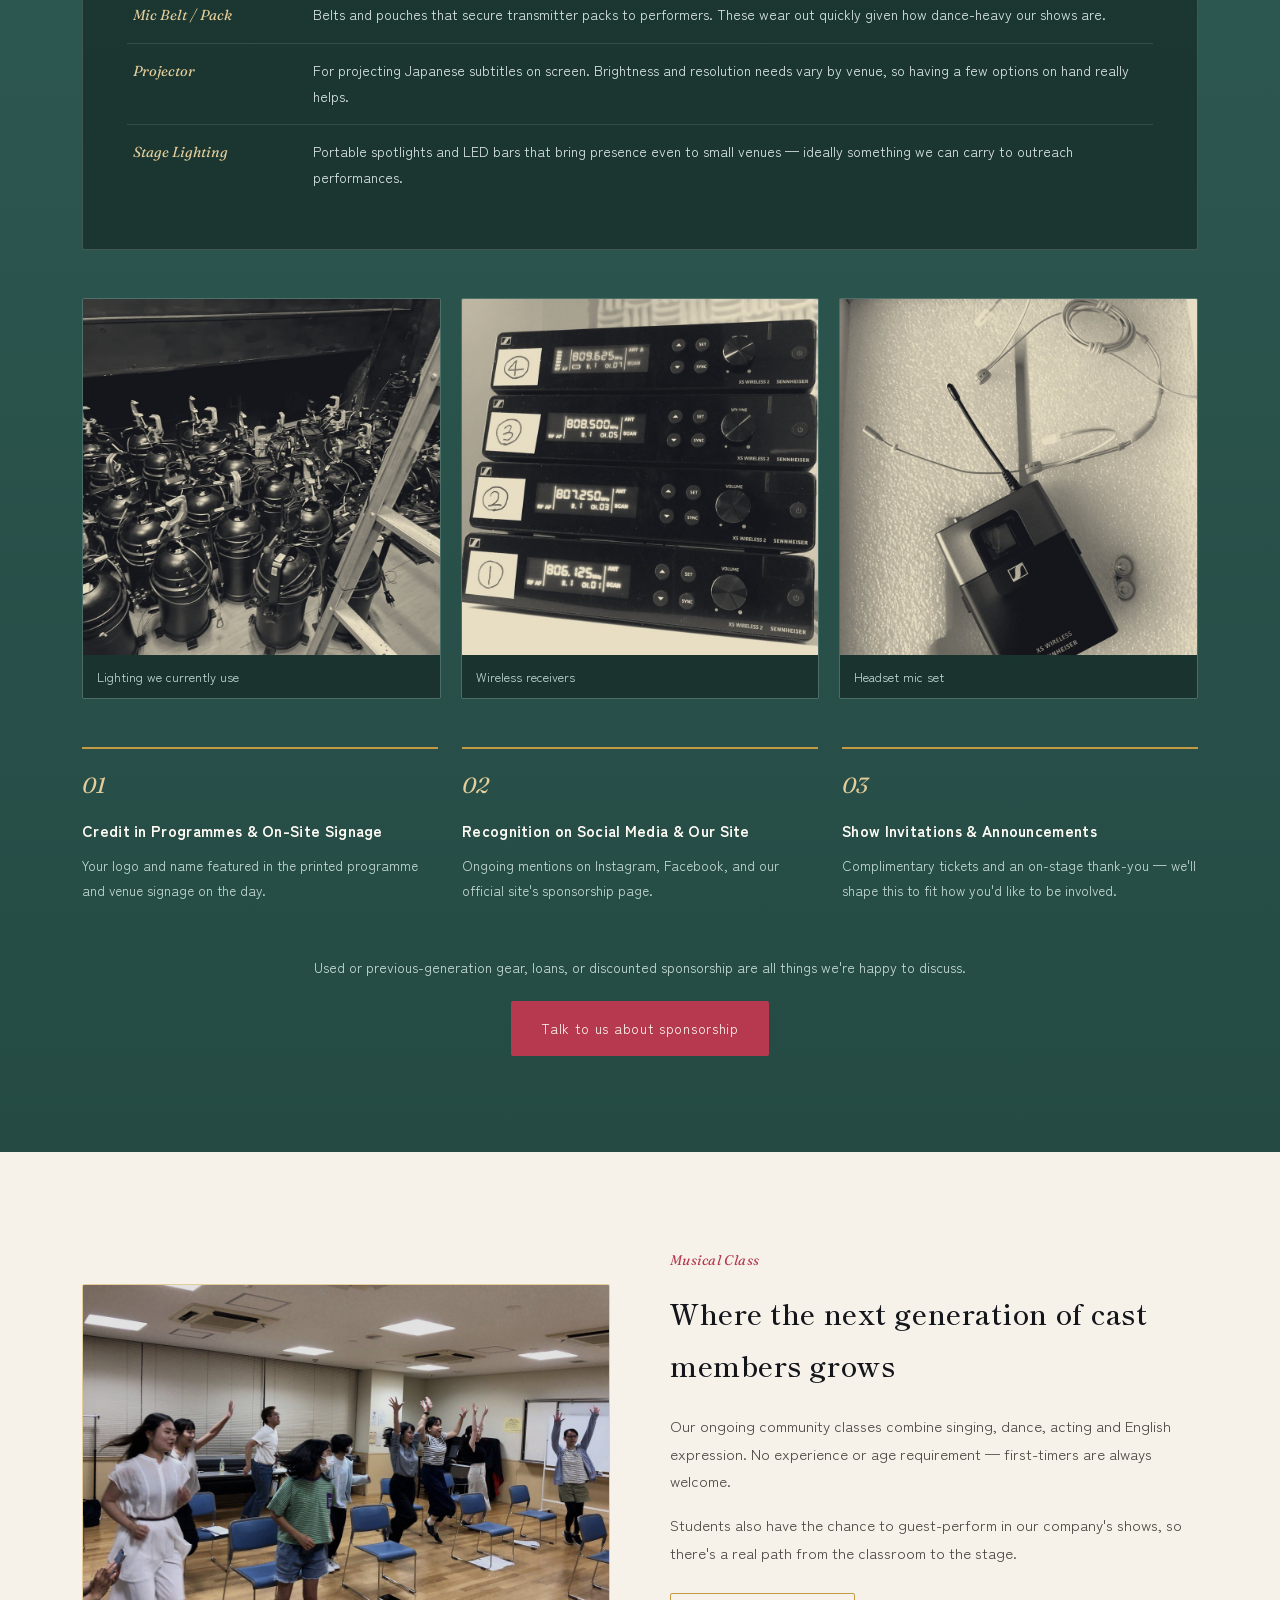
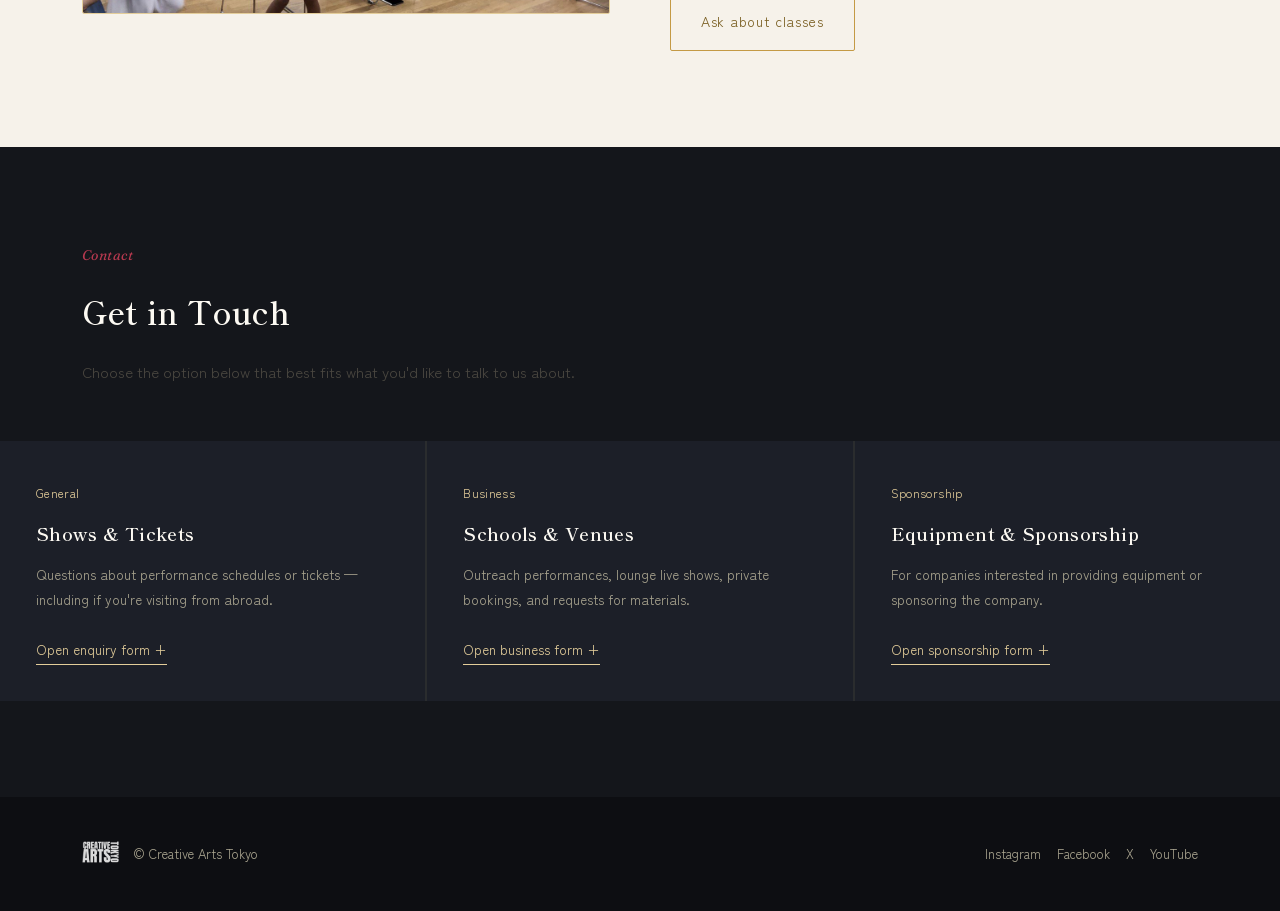
<file: en.html>
<!DOCTYPE html>
<html lang="en">
<head>
<meta charset="UTF-8">
<meta name="viewport" content="width=device-width, initial-scale=1.0">
<title>CREATIVE ARTS TOKYO | Broadway-Licensed Musical Theatre in Tokyo</title>
<meta name="description" content="An internationally-minded musical theatre company in Tokyo, performing licensed Broadway shows in English with Japanese subtitles. Outreach performances, hotel lounge shows, community classes, and equipment sponsorship welcome.">
<link rel="preconnect" href="https://fonts.googleapis.com">
<link href="https://fonts.googleapis.com/css2?family=Shippori+Mincho:wght@400;500;600;800&family=Zen+Kaku+Gothic+New:wght@400;500;700;900&family=Fraunces:ital,wght@0,400;0,600;1,500&display=swap" rel="stylesheet">
<link rel="stylesheet" href="style.css">
</head>
<body>

<header class="site">
  <div class="nav-inner">
    <div class="logo">CREATIVE ARTS TOKYO<span>musical theatre, in english</span></div>
    <nav class="links">
      <a href="#about">ABOUT</a>
      <a href="#archive">STAGES</a>
      <a href="#outreach">OUTREACH</a>
      <a href="#sponsor">SPONSOR</a>
      <a href="#school">SCHOOL</a>
      <a href="#contact">CONTACT</a>
    </nav>
    <a class="lang-toggle" href="index.html" style="text-decoration:none;">JP / EN</a>
    <button class="nav-toggle" id="navToggle" aria-label="Menu" aria-expanded="false">
      <span></span><span></span><span></span>
    </button>
  </div>
</header>

<section class="hero">
  <div class="hero-bg" style="background-image:url('hero-bg.jpg');"></div>
  <svg class="spot" viewBox="0 0 900 900" aria-hidden="true">
    <defs>
      <radialGradient id="g1" cx="50%" cy="0%" r="75%">
        <stop offset="0%" stop-color="#4a4324" stop-opacity="0.55"/>
        <stop offset="45%" stop-color="#2a2818" stop-opacity="0.25"/>
        <stop offset="100%" stop-color="#14161b" stop-opacity="0"/>
      </radialGradient>
    </defs>
    <rect width="900" height="900" fill="url(#g1)"/>
  </svg>

  <div class="hero-inner">
    <div class="eyebrow-line">Broadway Licensed Musical Theatre in Tokyo</div>
    <h1>Performed in English.<br>Subtitled in Japanese.<br>You're part of the show, too — a <em>participatory</em> musical.</h1>
    <p class="hero-sub">
      We license Broadway productions and perform them entirely in English, with an international
      cast, crew and creative team. Japanese-speaking guests follow along with on-screen subtitles —
      so no matter where you're visiting from, you'll feel right at home in the audience.
    </p>
    <div class="hero-ctas">
      <a class="btn btn-primary" href="#archive">See past shows</a>
      <a class="btn btn-ghost" href="#outreach">Book a performance</a>
    </div>
  </div>

  <div class="stat-strip">
    <div><div class="stat-num">10+</div><div class="stat-label">nationalities on stage</div></div>
    <div><div class="stat-num">25+</div><div class="stat-label">performances since 2022</div></div>
    <div><div class="stat-num">EN</div><div class="stat-label">performed in English<br>with Japanese subtitles</div></div>
    <div><div class="stat-num">3</div><div class="stat-label">outreach formats<br>schools / venues / community</div></div>
  </div>
</section>

<section class="about" id="about">
  <div class="wrap about-grid">
    <div class="about-visual">
      <img src="about-photo.jpg" alt="Japanese subtitles projected on screen during a live performance">
      <div class="cap">On Stage<small>Japanese subtitles projected during the show</small></div>
    </div>
    <div class="about-text">
      <span class="kicker">About Us</span>
      <h2 style="font-size:30px; margin-bottom:22px;">Built by people who've worked<br>on both sides of the Pacific</h2>
      <p>Creative Arts Tokyo was founded by a team who have worked across the entertainment industries of both Japan and New York. We license Broadway productions and bring together an international group of directors, cast, and crew for every show.</p>
      <p>Every performance is in English — the real thing, not a translated adaptation. For Japanese-speaking guests, we project Japanese subtitles on screen, so nothing gets lost while the energy of a real Broadway-style show stays intact. Audience participation is part of the design: this isn't a show you just watch, it's one you take part in.</p>
      <div class="about-badges">
        <span class="badge">Broadway Licensed</span>
        <span class="badge">International Cast & Crew</span>
        <span class="badge">Japanese Subtitles</span>
        <span class="badge">Audience Participation</span>
      </div>
    </div>
  </div>
</section>

<section class="archive" id="archive">
  <div class="wrap">
    <div class="sec-head">
      <span class="kicker">Past Stages</span>
      <h2>Our Past Performances</h2>
      <p>From our debut show in 2022 to theatre performances, school outreach, and concert-style events — this list is updated regularly.</p>
    </div>
    <div class="timeline">
      <div class="t-item">
        <div class="t-date">2022.12.03</div>
        <div class="t-title">Tokyo Musical Theater Showcase Vol.1</div>
        <div class="t-venue">THEATRE in Shinjuku</div>
      </div>
      <div class="t-item">
        <div class="t-date">2023.11.25</div>
        <div class="t-title">30mins Musical Theater</div>
        <div class="t-venue">Yokohama</div>
      </div>
      <div class="t-item">
        <div class="t-date">2023.12.05</div>
        <div class="t-title">30mins Musical Theater — Outreach Performance</div>
        <div class="t-venue">Hibarigaoka Elementary School / Zama, Kanagawa</div>
      </div>
      <div class="t-item">
        <div class="t-date">2023.12.09</div>
        <div class="t-title">Musical Theatre Songs Concert</div>
        <div class="t-venue">Haramachida Church</div>
      </div>
      <div class="t-item">
        <div class="t-date">2024.02.03</div>
        <div class="t-title">The Musical Theater Workshop</div>
        <div class="t-venue">K-sax Music Support / Yamato, Kanagawa</div>
      </div>
      <div class="t-item">
        <div class="t-date">2024.03.17</div>
        <div class="t-title">Musical Theater Youth Mashup</div>
        <div class="t-venue">Hibiya Kadan Ofuna Flower Center</div>
      </div>
      <div class="t-item">
        <div class="t-date">2024.08.09</div>
        <div class="t-title">Musical Workshop</div>
        <div class="t-venue">Sangenjaya</div>
      </div>
      <div class="t-item">
        <div class="t-date">2024.08.24</div>
        <div class="t-title">Workshop: A Day of Musical Theatre</div>
      </div>
      <div class="t-item">
        <div class="t-date">2024.09.28</div>
        <div class="t-title">Workshop: Musical Theatre in English</div>
      </div>
      <div class="t-item">
        <div class="t-date">2024.10.25</div>
        <div class="t-title">10 Minute Musicals — Outreach Performance</div>
        <div class="t-venue">Westa Kawagoe</div>
      </div>
      <div class="t-item">
        <div class="t-date">2024.11.23</div>
        <div class="t-title">10 Minutes Musicals (2 shows)</div>
        <div class="t-venue">Offza</div>
      </div>
      <div class="t-item">
        <div class="t-date">2025.05.25</div>
        <div class="t-title">10 Minute Musicals Vol.2 (2 shows)</div>
        <div class="t-venue">Nakameguro TRY</div>
      </div>
      <div class="t-item">
        <div class="t-date">2025.08.17</div>
        <div class="t-title">Contemporary Musical Theater Showcase</div>
        <div class="t-venue">Mesm Tokyo</div>
      </div>
      <div class="t-item">
        <div class="t-date">2025.10.20</div>
        <div class="t-title">Theater Day</div>
        <div class="t-venue">Eiko Gakuen</div>
      </div>
      <div class="t-item">
        <div class="t-date">2026.04.04</div>
        <div class="t-title">Musical Theater Showcase</div>
        <div class="t-venue">Mesm Tokyo</div>
      </div>
      <div class="t-item">
        <div class="t-date">2026.06.26</div>
        <div class="t-title">Musical Night</div>
        <div class="t-venue">Hibiya OKUROJI</div>
      </div>
      <div class="t-item">
        <div class="t-date">2026.06.28</div>
        <div class="t-title">Musical Theater Showcase</div>
        <div class="t-venue">Mesm Tokyo</div>
      </div>
      <div class="t-item">
        <div class="t-date">2026.07.08</div>
        <div class="t-title">Musical Theater Showcase</div>
        <div class="t-venue">Mesm Tokyo</div>
      </div>
      <div class="t-item">
        <div class="t-date">2026.08.16</div>
        <div class="t-title">The 25th Annual Putnam County Spelling Bee</div>
        <div class="t-venue">Ebara Cultural Center / Shinagawa</div>
      </div>
      <div class="t-item">
        <div class="t-date">2026.08.21</div>
        <div class="t-title">Musical Theater Showcase</div>
        <div class="t-venue">Mesm Tokyo</div>
      </div>
      <div class="t-item">
        <div class="t-date">2026.08.23</div>
        <div class="t-title">Musical Workshop</div>
      </div>
    </div>
  </div>
</section>

<section class="newsletter" id="newsletter">
  <div class="wrap newsletter-inner">
    <div class="newsletter-text">
      <span class="kicker">Stay in the Loop</span>
      <h2>Be the first to hear about our next show.</h2>
      <p>Show announcements, early ticket access, and outreach availability — before we post on social media.</p>
    </div>
    <form class="inquiry-form newsletter-form" data-form="newsletter" action="https://formspree.io/f/myeyjokq" method="POST">
      <input type="hidden" name="_subject" value="[Newsletter] New subscriber sign-up">
      <input type="hidden" name="category" value="Newsletter sign-up">
      <div class="newsletter-fields">
        <input type="text" name="name" placeholder="Name (optional)">
        <input type="email" name="email" required placeholder="Email address">
        <button type="submit" class="btn btn-primary form-submit">Subscribe</button>
      </div>
      <p class="form-status" role="status" aria-live="polite"></p>
    </form>
  </div>
</section>

<section class="outreach" id="outreach">
  <div class="wrap">
    <div class="sec-head">
      <span class="kicker">Outreach & Booking</span>
      <h2>Book a Performance</h2>
      <p>From school festivals to hotel lounges to community classes — we tailor the format to the occasion.</p>
    </div>
  </div>
  <div class="service-grid">
    <div class="service-card">
      <span class="tag">School Outreach</span>
      <h3>Outreach Performances for Schools</h3>
      <p>A condensed, 30-minute-plus musical performed on-site for school festivals and arts appreciation events — a great fit for English-language education, too.</p>
      <ul class="service-meta">
        <li><span>Audience</span><span>Elementary through high school, educational institutions</span></li>
        <li><span>Duration</span><span>30 min – 1 hour (flexible)</span></li>
        <li><span>Venue needs</span><span>Gymnasium or auditorium, etc.</span></li>
      </ul>
      <a class="service-link" href="#contact">Enquire for schools</a>
    </div>
    <div class="service-card">
      <span class="tag">Hotel & Lounge Live</span>
      <h3>Hotel & Venue Lounge Live Shows</h3>
      <p>A refined live set built around musical theatre numbers — a favourite with international travellers looking for an evening of live entertainment in Tokyo.</p>
      <ul class="service-meta">
        <li><span>Audience</span><span>Hotels, commercial venues</span></li>
        <li><span>Lineup</span><span>Solo to full band</span></li>
        <li><span>Language</span><span>English, or English/Japanese mixed</span></li>
      </ul>
      <a class="service-link" href="#contact">Enquire for venues</a>
    </div>
    <div class="service-card">
      <span class="tag">Community Musical Class</span>
      <h3>Community Musical Theatre Classes</h3>
      <p>Ongoing classes combining singing, dance, acting and English expression. Open to all ages and experience levels — first-timers welcome.</p>
      <ul class="service-meta">
        <li><span>Audience</span><span>Kids through adults</span></li>
        <li><span>Format</span><span>Monthly membership or one-off workshops</span></li>
        <li><span>Venue</span><span>Community facilities & studios</span></li>
      </ul>
      <a class="service-link" href="#school">See class details</a>
    </div>
    <div class="service-card">
      <span class="tag">Private / Corporate Booking</span>
      <h3>Private Shows & Corporate Events</h3>
      <p>Full performances or shorter live sets for anniversaries, receptions and corporate events. Programme and length are tailored to your event.</p>
      <ul class="service-meta">
        <li><span>Audience</span><span>Companies & organisations</span></li>
        <li><span>Format</span><span>Full stage show to mini live set</span></li>
        <li><span>Materials</span><span>Portfolio & pricing available on request</span></li>
      </ul>
      <a class="service-link" href="#contact">Request info & a quote</a>
    </div>
  </div>

  <div class="wrap outreach-proof">
    <div class="proof-head">
      <span class="kicker">Selected Booking</span>
      <h3>Mesm Tokyo (Autograph Collection, part of Marriott)</h3>
      <p>Recurring live sets at the 16F lounge "Whisk." We're also available for live performances at hotels and commercial venues.</p>
    </div>
    <div class="proof-strip">
      <figure>
        <img src="outreach-proof-1.jpg" alt="Creative Arts Tokyo featured on the mesm TOKYO official site">
        <figcaption>Featured on the mesm TOKYO official site</figcaption>
      </figure>
      <figure>
        <img src="outreach-proof-2.jpg" alt="Live performance at Mesm Tokyo's 16F lounge, Whisk">
        <figcaption>Live at 16F Lounge "Whisk"</figcaption>
      </figure>
      <figure>
        <img src="outreach-proof-3.jpg" alt="Musical Theater Showcase flyer for Mesm Tokyo">
        <figcaption>Musical Theater Showcase @ Mesm Tokyo</figcaption>
      </figure>
    </div>
  </div>
</section>

<section class="sponsor" id="sponsor">
  <div class="wrap">
    <div class="sec-head">
      <span class="kicker">Backstage / Sponsorship</span>
      <h2>Support Us From Backstage: Equipment & Sponsorship</h2>
      <p>We're a small company, but we care deeply about sound and staging that feels like the real thing. If you can help with equipment or sponsorship, we'd love to have you involved from behind the scenes.</p>
    </div>

    <div class="rider-panel">
      <h3>Equipment We're Currently Looking For</h3>
      <table class="rider-table">
        <tr>
          <td>Wireless Mic</td>
          <td>Wireless microphones for dialogue and singing. The more units we have, the more of our cast can be heard singing live.</td>
        </tr>
        <tr>
          <td>Mic Belt / Pack</td>
          <td>Belts and pouches that secure transmitter packs to performers. These wear out quickly given how dance-heavy our shows are.</td>
        </tr>
        <tr>
          <td>Projector</td>
          <td>For projecting Japanese subtitles on screen. Brightness and resolution needs vary by venue, so having a few options on hand really helps.</td>
        </tr>
        <tr>
          <td>Stage Lighting</td>
          <td>Portable spotlights and LED bars that bring presence even to small venues — ideally something we can carry to outreach performances.</td>
        </tr>
      </table>
    </div>

    <div class="gear-strip">
      <figure><img src="gear-lights.jpg" alt="Stage lighting fixtures currently in use, stored backstage"><figcaption>Lighting we currently use</figcaption></figure>
      <figure><img src="gear-receivers.jpg" alt="Four wireless microphone receivers"><figcaption>Wireless receivers</figcaption></figure>
      <figure><img src="gear-mic.jpg" alt="Headset microphone and bodypack transmitter"><figcaption>Headset mic set</figcaption></figure>
    </div>

    <div class="give-grid">
      <div class="give-card">
        <div class="num">01</div>
        <h4>Credit in Programmes & On-Site Signage</h4>
        <p>Your logo and name featured in the printed programme and venue signage on the day.</p>
      </div>
      <div class="give-card">
        <div class="num">02</div>
        <h4>Recognition on Social Media & Our Site</h4>
        <p>Ongoing mentions on Instagram, Facebook, and our official site's sponsorship page.</p>
      </div>
      <div class="give-card">
        <div class="num">03</div>
        <h4>Show Invitations & Announcements</h4>
        <p>Complimentary tickets and an on-stage thank-you — we'll shape this to fit how you'd like to be involved.</p>
      </div>
    </div>

    <div class="sponsor-cta">
      <p>Used or previous-generation gear, loans, or discounted sponsorship are all things we're happy to discuss.</p>
      <a class="btn btn-primary" href="#contact">Talk to us about sponsorship</a>
    </div>
  </div>
</section>

<section class="school" id="school">
  <div class="wrap school-grid">
    <div class="school-visual"><img src="school-photo.jpg" alt="Community musical theatre class in rehearsal"></div>
    <div>
      <span class="kicker">Musical Class</span>
      <h2 style="font-size:28px; margin-bottom:20px;">Where the next generation of cast members grows</h2>
      <p style="font-size:15px; color:#4a4740; margin-bottom:16px;">Our ongoing community classes combine singing, dance, acting and English expression. No experience or age requirement — first-timers are always welcome.</p>
      <p style="font-size:15px; color:#4a4740;">Students also have the chance to guest-perform in our company's shows, so there's a real path from the classroom to the stage.</p>
      <div style="margin-top:26px;"><a class="btn btn-ghost" style="border-color:#c49a45; color:#7a5f22;" href="#contact">Ask about classes</a></div>
    </div>
  </div>
</section>

<section class="contact" id="contact">
  <div class="wrap">
    <div class="sec-head">
      <span class="kicker">Contact</span>
      <h2>Get in Touch</h2>
      <p>Choose the option below that best fits what you'd like to talk to us about.</p>
    </div>
  </div>
  <div class="contact-grid">
    <div class="contact-card">
      <span class="tag">General</span>
      <h3>Shows & Tickets</h3>
      <p>Questions about performance schedules or tickets — including if you're visiting from abroad.</p>
      <details class="inquiry">
        <summary>Open enquiry form</summary>
        <form class="inquiry-form" data-form="general" action="https://formspree.io/f/myeyjokq" method="POST">
          <input type="hidden" name="_subject" value="[General / EN] Show & ticket enquiry">
          <input type="hidden" name="category" value="General audience (shows / tickets) — EN site">
          <label>Name<span class="req">required</span><input type="text" name="name" required></label>
          <label>Email<span class="req">required</span><input type="email" name="email" required></label>
          <label>Message<span class="req">required</span><textarea name="message" rows="4" required placeholder="Which show, or what would you like to know?"></textarea></label>
          <button type="submit" class="btn btn-primary form-submit">Send</button>
          <p class="form-status" role="status" aria-live="polite"></p>
        </form>
      </details>
    </div>
    <div class="contact-card">
      <span class="tag">Business</span>
      <h3>Schools & Venues</h3>
      <p>Outreach performances, lounge live shows, private bookings, and requests for materials.</p>
      <details class="inquiry">
        <summary>Open business form</summary>
        <form class="inquiry-form" data-form="business" action="https://formspree.io/f/myeyjokq" method="POST">
          <input type="hidden" name="_subject" value="[Business / EN] Outreach / private booking enquiry">
          <input type="hidden" name="category" value="Schools & venues (outreach / private booking) — EN site">
          <label>Contact name<span class="req">required</span><input type="text" name="name" required></label>
          <label>School / organisation<span class="opt">optional</span><input type="text" name="organization"></label>
          <label>Email<span class="req">required</span><input type="email" name="email" required></label>
          <label>Phone<span class="opt">optional</span><input type="tel" name="phone"></label>
          <label>Details<span class="req">required</span><textarea name="message" rows="4" required placeholder="Preferred dates, location, expected audience size, etc."></textarea></label>
          <button type="submit" class="btn btn-primary form-submit">Send</button>
          <p class="form-status" role="status" aria-live="polite"></p>
        </form>
      </details>
    </div>
    <div class="contact-card">
      <span class="tag">Sponsorship</span>
      <h3>Equipment & Sponsorship</h3>
      <p>For companies interested in providing equipment or sponsoring the company.</p>
      <details class="inquiry">
        <summary>Open sponsorship form</summary>
        <form class="inquiry-form" data-form="sponsor" action="https://formspree.io/f/myeyjokq" method="POST">
          <input type="hidden" name="_subject" value="[Sponsorship / EN] Equipment / sponsorship enquiry">
          <input type="hidden" name="category" value="Sponsorship & equipment support — EN site">
          <label>Contact name<span class="req">required</span><input type="text" name="name" required></label>
          <label>Company / organisation<span class="opt">optional</span><input type="text" name="organization"></label>
          <label>Email<span class="req">required</span><input type="email" name="email" required></label>
          <label>Details<span class="req">required</span><textarea name="message" rows="4" required placeholder="What you could offer — equipment, loan, sponsorship, etc."></textarea></label>
          <button type="submit" class="btn btn-primary form-submit">Send</button>
          <p class="form-status" role="status" aria-live="polite"></p>
        </form>
      </details>
    </div>
  </div>
</section>

<footer>
  <div class="wrap footer-inner">
    <div style="display:flex; align-items:center; gap:14px;">
      <img class="foot-logo" src="logo.png" alt="Creative Arts Tokyo">
      <span>© Creative Arts Tokyo</span>
    </div>
    <div class="foot-social">
      <a href="https://www.instagram.com/creative.arts.tokyo/" target="_blank" rel="noopener">Instagram</a>
      <a href="https://www.facebook.com/creativeartstky" target="_blank" rel="noopener">Facebook</a>
      <a href="https://x.com/CreativeArtsTYO" target="_blank" rel="noopener">X</a>
      <a href="https://www.youtube.com/@CreativeArtsTYO" target="_blank" rel="noopener">YouTube</a>
    </div>
  </div>
</footer>

<script src="script.js" defer></script>
</body>
</html>
</file>
<file: style.css>
:root{
    --ink:#14161b;
    --ink-2:#1c1f28;
    --ink-3:#242836;
    --paper:#f6f2ea;
    --paper-2:#ece5d6;
    --gold:#c49a45;
    --gold-soft:#e3cd9a;
    --crimson:#b6394f;
    --teal:#2f5d55;
    --teal-2:#254a44;
    --ink-text:#e9e4d8;
    --muted:#a9a48f;
    --serif:'Shippori Mincho', serif;
    --sans:'Zen Kaku Gothic New', sans-serif;
    --disp:'Fraunces', serif;
  }
  *{box-sizing:border-box;}
  html{scroll-behavior:smooth;}
  body{
    margin:0;
    font-family:var(--sans);
    background:var(--paper);
    color:var(--ink);
    line-height:1.85;
    font-size:16px;
  }
  h1,h2,h3,h4{font-family:var(--serif); margin:0; font-weight:600; letter-spacing:.02em;}
  p{margin:0;}
  a{color:inherit; text-decoration:none;}
  img,svg{display:block; max-width:100%;}
  .wrap{max-width:1180px; margin:0 auto; padding:0 32px;}
  @media(max-width:640px){.wrap{padding:0 20px;}}

  /* ---------- NAV ---------- */
  header.site{
    position:sticky; top:0; z-index:50;
    background:rgba(20,22,27,.92);
    backdrop-filter:blur(6px);
    border-bottom:1px solid rgba(196,154,69,.25);
  }
  .nav-inner{
    display:flex; align-items:center; justify-content:space-between;
    padding:18px 32px; max-width:1180px; margin:0 auto;
    position:relative;
  }
  .logo{
    color:var(--paper); font-family:var(--serif); font-size:19px; letter-spacing:.06em;
    display:flex; flex-direction:column; line-height:1.15;
  }
  .logo span{font-family:var(--disp); font-style:italic; font-size:11px; color:var(--gold-soft); letter-spacing:.14em; margin-top:2px;}
  nav.links{display:flex; gap:34px;}
  nav.links a{color:var(--ink-text); font-size:14px; letter-spacing:.03em; padding:4px 0; border-bottom:1px solid transparent; transition:border-color .2s, color .2s;}
  nav.links a:hover{color:var(--gold-soft); border-color:var(--gold);}
  .lang-toggle{color:var(--muted); font-size:12px; letter-spacing:.08em; border:1px solid rgba(196,154,69,.4); padding:6px 12px; border-radius:2px;}
  @media(max-width:900px){ nav.links{display:none;} }

  /* ---------- HERO ---------- */
  .hero{
    position:relative;
    background:radial-gradient(ellipse 70% 60% at 50% 0%, #2a2e3d 0%, var(--ink) 55%, #0d0e12 100%);
    color:var(--ink-text);
    overflow:hidden;
    padding:0 0 90px;
  }
  .hero-bg{
    position:absolute; inset:0; z-index:0;
    background-size:cover; background-position:center top;
    opacity:.4;
  }
  .hero::after{
    content:""; position:absolute; inset:0; z-index:1;
    background:linear-gradient(180deg, rgba(20,22,27,.55) 0%, rgba(20,22,27,.75) 55%, var(--ink) 100%);
  }
  .spot{position:absolute; top:-120px; left:50%; transform:translateX(-50%); width:900px; height:900px; pointer-events:none; z-index:1;}
  .hero-inner{
    position:relative; z-index:2;
    max-width:840px; margin:0 auto; text-align:center;
    padding:150px 32px 40px;
  }
  .eyebrow-line{
    display:inline-flex; align-items:center; gap:14px; margin-bottom:26px;
    color:var(--gold-soft); font-family:var(--disp); font-style:italic; font-size:15px; letter-spacing:.04em;
  }
  .eyebrow-line::before, .eyebrow-line::after{content:""; width:34px; height:1px; background:var(--gold);}
  .hero h1{
    font-size:44px; line-height:1.5; color:#fdfaf3; font-weight:600;
  }
  .hero h1 em{font-style:normal; color:var(--gold-soft);}
  @media(max-width:640px){.hero h1{font-size:30px;}}
  .hero-sub{
    margin:26px auto 0; max-width:560px; font-size:15.5px; color:var(--muted); line-height:1.9;
  }
  .hero-ctas{display:flex; gap:16px; justify-content:center; margin-top:42px; flex-wrap:wrap;}
  .btn{
    display:inline-block; padding:15px 30px; font-size:14px; letter-spacing:.05em; border-radius:2px;
    transition:transform .2s ease, background .2s ease;
  }
  .btn-primary{background:var(--crimson); color:#fdf3ec;}
  .btn-primary:hover{background:#c94660; transform:translateY(-1px);}
  .btn-ghost{border:1px solid rgba(233,228,216,.4); color:var(--ink-text);}
  .btn-ghost:hover{border-color:var(--gold); color:var(--gold-soft);}

  .stat-strip{
    position:relative; z-index:2; max-width:900px; margin:64px auto 0;
    display:grid; grid-template-columns:repeat(4,1fr); border-top:1px solid rgba(196,154,69,.25); border-bottom:1px solid rgba(196,154,69,.25);
  }
  .stat-strip div{padding:26px 16px; text-align:center; border-right:1px solid rgba(196,154,69,.15);}
  .stat-strip div:last-child{border-right:none;}
  .stat-num{font-family:var(--disp); font-size:30px; color:var(--gold-soft); font-style:italic;}
  .stat-label{font-size:12.5px; color:var(--muted); margin-top:6px;}
  @media(max-width:700px){.stat-strip{grid-template-columns:repeat(2,1fr);} .stat-strip div:nth-child(2){border-right:none;}}

  /* ---------- SECTION GENERIC ---------- */
  section{padding:96px 0;}
  .kicker{
    font-family:var(--disp); font-style:italic; color:var(--crimson); font-size:14px; letter-spacing:.03em; margin-bottom:14px; display:block;
  }
  .sec-head{max-width:640px; margin-bottom:56px;}
  .sec-head h2{font-size:32px; color:var(--ink);}
  .sec-head p{margin-top:16px; color:#4a4740; font-size:15px;}

  /* ---------- ABOUT ---------- */
  .about{background:var(--paper);}
  .about-grid{display:grid; grid-template-columns:0.9fr 1.1fr; gap:70px; align-items:center;}
  @media(max-width:860px){.about-grid{grid-template-columns:1fr; gap:40px;}}
  .about-visual{
    aspect-ratio:4/5; position:relative; display:flex; align-items:flex-end; padding:24px;
    border-radius:2px; overflow:hidden; background:#1c1f28;
  }
  .about-visual img{position:absolute; inset:0; width:100%; height:100%; object-fit:cover; z-index:0;}
  .about-visual::after{
    content:""; position:absolute; inset:0; z-index:1;
    background:linear-gradient(180deg, rgba(20,22,27,0) 40%, rgba(20,22,27,.88) 100%);
  }
  .about-visual .cap{position:relative; z-index:2;}
  .about-visual .cap{color:var(--gold-soft); font-family:var(--disp); font-style:italic; font-size:13px;}
  .about-visual .cap small{display:block; color:var(--muted); font-family:var(--sans); font-style:normal; margin-top:4px; font-size:12px;}
  .about-text p{font-size:15px; color:#3c392f; margin-bottom:18px;}
  .about-badges{display:flex; gap:12px; margin-top:28px; flex-wrap:wrap;}
  .badge{border:1px solid var(--gold); color:#7a5f22; font-size:12.5px; padding:9px 16px; border-radius:2px;}

  /* ---------- ARCHIVE / TIMELINE ---------- */
  .archive{background:var(--ink); color:var(--ink-text);}
  .archive .sec-head h2{color:#fdfaf3;}
  .archive .sec-head p{color:var(--muted);}
  .archive .kicker{color:var(--gold-soft);}
  .timeline{position:relative; padding-left:28px; border-left:1px solid rgba(196,154,69,.35);}
  .t-item{position:relative; padding-bottom:44px;}
  .t-item:last-child{padding-bottom:0;}
  .t-item::before{
    content:""; position:absolute; left:-33px; top:4px; width:9px; height:9px; border-radius:50%;
    background:var(--gold); box-shadow:0 0 0 4px rgba(196,154,69,.15);
  }
  .t-date{font-family:var(--disp); font-style:italic; color:var(--gold-soft); font-size:14px;}
  .t-title{font-family:var(--serif); font-size:19px; margin-top:6px; color:#fdfaf3;}
  .t-venue{color:var(--muted); font-size:13.5px; margin-top:4px;}
  .t-item.next{opacity:.55;}
  .t-item.next .t-title{color:var(--muted); font-style:italic; font-family:var(--sans); font-size:15px;}

  /* ---------- OUTREACH ---------- */
  .outreach{background:var(--paper-2);}
  .service-grid{display:grid; grid-template-columns:repeat(2,1fr); gap:2px; background:rgba(20,22,27,.1);}
  @media(max-width:760px){.service-grid{grid-template-columns:1fr;}}
  .service-card{background:var(--paper); padding:40px; }
  .service-card h3{font-size:20px; margin-bottom:12px;}
  .service-card .tag{font-size:12px; color:var(--crimson); letter-spacing:.03em; margin-bottom:10px; display:block;}
  .service-card p{font-size:14.5px; color:#4a4740; margin-bottom:18px;}
  .service-meta{list-style:none; padding:0; margin:0 0 22px; font-size:13.5px; color:#5a5749;}
  .service-meta li{padding:6px 0; border-top:1px solid rgba(20,22,27,.08); display:flex; justify-content:space-between; gap:12px;}
  .service-meta li span:first-child{color:#8a8574;}
  .service-link{font-size:13.5px; color:var(--crimson); border-bottom:1px solid var(--crimson); padding-bottom:2px;}

  /* ---------- OUTREACH PROOF ---------- */
  .outreach-proof{ margin-top:56px; }
  .proof-head{ max-width:640px; margin-bottom:26px; }
  .proof-head h3{ font-size:19px; color:var(--ink); margin:6px 0 8px; }
  .proof-head p{ font-size:14px; color:#4a4740; }
  .proof-strip{ display:grid; grid-template-columns:repeat(3,1fr); gap:20px; }
  @media(max-width:760px){ .proof-strip{ grid-template-columns:1fr; } }
  .proof-strip figure{ margin:0; border:1px solid rgba(20,22,27,.12); border-radius:2px; overflow:hidden; background:#fff; }
  .proof-strip img{ width:100%; aspect-ratio:1/1; object-fit:cover; display:block; }
  .proof-strip figcaption{ padding:10px 14px; font-size:12.5px; color:#5a5749; }

  /* ---------- SPONSOR / BACKSTAGE ---------- */
  .sponsor{background:linear-gradient(180deg, var(--teal) 0%, var(--teal-2) 100%); color:#eef4f2;}
  .sponsor .kicker{color:#c7ddd6;}
  .sponsor .sec-head h2{color:#fdfaf3;}
  .sponsor .sec-head p{color:#c7ddd6;}
  .rider-panel{
    background:rgba(15,30,27,.55); border:1px solid rgba(238,244,242,.18); border-radius:2px; padding:44px; margin-bottom:48px;
  }
  .rider-panel h3{font-size:16px; color:#fdfaf3; margin-bottom:20px; font-family:var(--sans); font-weight:700; letter-spacing:.02em;}
  .rider-table{width:100%; border-collapse:collapse; font-size:14px;}
  .rider-table tr{border-bottom:1px solid rgba(238,244,242,.12);}
  .rider-table tr:last-child{border-bottom:none;}
  .rider-table td{padding:14px 6px; vertical-align:top;}
  .rider-table td:first-child{width:180px; color:var(--gold-soft); font-family:var(--disp); font-style:italic; font-size:14.5px;}

  .gear-strip{display:grid; grid-template-columns:repeat(3,1fr); gap:20px; margin-bottom:48px;}
  @media(max-width:760px){.gear-strip{grid-template-columns:1fr;}}
  .gear-strip figure{margin:0; border:1px solid rgba(238,244,242,.18); border-radius:2px; overflow:hidden;}
  .gear-strip img{width:100%; aspect-ratio:1/1; object-fit:cover; display:block;}
  .gear-strip figcaption{padding:10px 14px; font-size:12.5px; color:#c7ddd6; background:rgba(15,30,27,.55);}
  .rider-table td:last-child{color:#dce8e5;}
  .give-grid{display:grid; grid-template-columns:repeat(3,1fr); gap:24px;}
  @media(max-width:760px){.give-grid{grid-template-columns:1fr;}}
  .give-card{border-top:2px solid var(--gold); padding-top:16px;}
  .give-card .num{font-family:var(--disp); font-style:italic; color:var(--gold-soft); font-size:22px;}
  .give-card h4{font-size:15.5px; color:#fdfaf3; margin:10px 0 8px; font-family:var(--sans); font-weight:700;}
  .give-card p{font-size:13.5px; color:#c7ddd6;}
  .sponsor-cta{margin-top:52px; text-align:center;}
  .sponsor-cta p{color:#c7ddd6; font-size:14px; margin-bottom:20px;}

  /* ---------- SCHOOL ---------- */
  .school{background:var(--paper);}
  .school-grid{display:grid; grid-template-columns:1fr 1fr; gap:60px; align-items:center;}
  @media(max-width:860px){.school-grid{grid-template-columns:1fr;}}
  .school-visual{aspect-ratio:16/10; border:1px solid var(--gold-soft); border-radius:2px; overflow:hidden;}
  .school-visual img{width:100%; height:100%; object-fit:cover; display:block;}

  /* ---------- CONTACT ---------- */
  .contact{background:var(--ink); color:var(--ink-text);}
  .contact .sec-head h2{color:#fdfaf3;}
  .contact-grid{display:grid; grid-template-columns:repeat(3,1fr); gap:2px; background:rgba(233,228,216,.1);}
  @media(max-width:860px){.contact-grid{grid-template-columns:1fr;}}
  .contact-card{background:var(--ink-2); padding:36px;}
  .contact-card .tag{color:var(--gold-soft); font-size:12px; letter-spacing:.03em;}
  .contact-card h3{font-size:18px; margin:10px 0 12px; color:#fdfaf3;}
  .contact-card p{font-size:13.5px; color:var(--muted); margin-bottom:22px;}

  /* ---------- FOOTER ---------- */
  footer{background:#0d0e12; color:var(--muted); padding:44px 0; font-size:13px;}
  .footer-inner{display:flex; justify-content:space-between; align-items:center; flex-wrap:wrap; gap:16px;}
  .foot-social{display:flex; gap:16px;}
  .foot-social a{color:var(--muted); transition:color .2s ease;}
  .foot-social a:hover{color:var(--gold-soft);}

  /* ---------- LOGO IMAGE ---------- */
  .logo-mark{height:34px; width:auto; filter:invert(1) brightness(1.15); display:block;}
  .foot-logo{height:26px; width:auto; filter:invert(1) brightness(1.15); opacity:.85;}

/* ---------- MOBILE NAV TOGGLE ---------- */
.nav-toggle{
  display:none; flex-direction:column; justify-content:center; gap:5px;
  width:32px; height:28px; background:none; border:none; cursor:pointer; padding:0;
}
.nav-toggle span{display:block; width:100%; height:2px; background:var(--paper); transition:transform .2s ease, opacity .2s ease;}
.nav-toggle.open span:nth-child(1){transform:translateY(7px) rotate(45deg);}
.nav-toggle.open span:nth-child(2){opacity:0;}
.nav-toggle.open span:nth-child(3){transform:translateY(-7px) rotate(-45deg);}

@media(max-width:900px){
  .nav-toggle{display:flex;}
  nav.links{
    display:flex; flex-direction:column; gap:0;
    position:absolute; top:100%; left:0; right:0;
    background:var(--ink); border-bottom:1px solid rgba(196,154,69,.25);
    max-height:0; overflow:hidden; transition:max-height .25s ease;
  }
  nav.links.open{max-height:400px;}
  nav.links a{padding:16px 32px; border-bottom:1px solid rgba(196,154,69,.12); border-bottom-width:1px;}
  nav.links a:hover{border-color:rgba(196,154,69,.12);}
}

/* ---------- CONTACT FORMS ---------- */
.inquiry{ margin-top:8px; }
.inquiry summary{
  cursor:pointer; list-style:none;
  font-size:13.5px; color:var(--gold-soft); border-bottom:1px solid var(--gold-soft);
  display:inline-block; padding-bottom:2px; user-select:none;
}
.inquiry summary::-webkit-details-marker{ display:none; }
.inquiry summary::after{ content:" +"; }
.inquiry[open] summary::after{ content:" −"; }
.inquiry-form{
  display:flex; flex-direction:column; gap:14px; margin-top:20px;
  padding-top:20px; border-top:1px solid rgba(233,228,216,.15);
}
.inquiry-form label{
  display:flex; flex-direction:column; gap:6px;
  font-size:12.5px; color:var(--muted); letter-spacing:.02em;
}
.inquiry-form .req{ color:var(--crimson); font-size:11px; margin-left:6px; }
.inquiry-form .opt{ color:var(--muted); font-size:11px; margin-left:6px; opacity:.7; }
.inquiry-form input,
.inquiry-form textarea{
  background:rgba(233,228,216,.06);
  border:1px solid rgba(233,228,216,.25);
  border-radius:2px;
  padding:11px 12px;
  font-family:var(--sans);
  font-size:14px;
  color:#fdfaf3;
  resize:vertical;
}
.inquiry-form input:focus,
.inquiry-form textarea:focus{
  outline:none; border-color:var(--gold);
}
.inquiry-form input::placeholder,
.inquiry-form textarea::placeholder{ color:rgba(233,228,216,.35); }
.form-submit{ align-self:flex-start; border:none; cursor:pointer; font-family:var(--sans); }
.form-status{ font-size:13px; min-height:18px; color:var(--gold-soft); }
.form-status.error{ color:#e2828f; }

/* ---------- NEWSLETTER ---------- */
.newsletter{ background:var(--gold-soft); padding:56px 0; }
.newsletter-inner{ display:flex; align-items:center; justify-content:space-between; gap:44px; flex-wrap:wrap; }
.newsletter-text{ max-width:460px; }
.newsletter .kicker{ color:var(--crimson); }
.newsletter-text h2{ font-size:25px; color:var(--ink); }
.newsletter-text p{ margin-top:12px; color:#5c4a1f; font-size:14.5px; }
.newsletter-form.inquiry-form{ flex:1; min-width:280px; max-width:480px; margin-top:0; padding-top:0; border-top:none; gap:8px; }
.newsletter-fields{ display:flex; gap:10px; flex-wrap:wrap; }
.newsletter-fields input{
  flex:1; min-width:150px;
  background:rgba(20,22,27,.06); border:1px solid rgba(20,22,27,.28); border-radius:2px;
  padding:13px 14px; font-family:var(--sans); font-size:14px; color:var(--ink);
}
.newsletter-fields input::placeholder{ color:rgba(20,22,27,.5); }
.newsletter-fields input:focus{ outline:none; border-color:var(--crimson); }
.newsletter-fields .form-submit{ align-self:auto; }
.newsletter .form-status{ color:#7a5f22; }
.newsletter .form-status.error{ color:var(--crimson); }
@media(max-width:640px){
  .newsletter-inner{ flex-direction:column; align-items:flex-start; }
  .newsletter-fields{ flex-direction:column; }
  .newsletter-fields input, .newsletter-fields button{ width:100%; }
}
</file>
